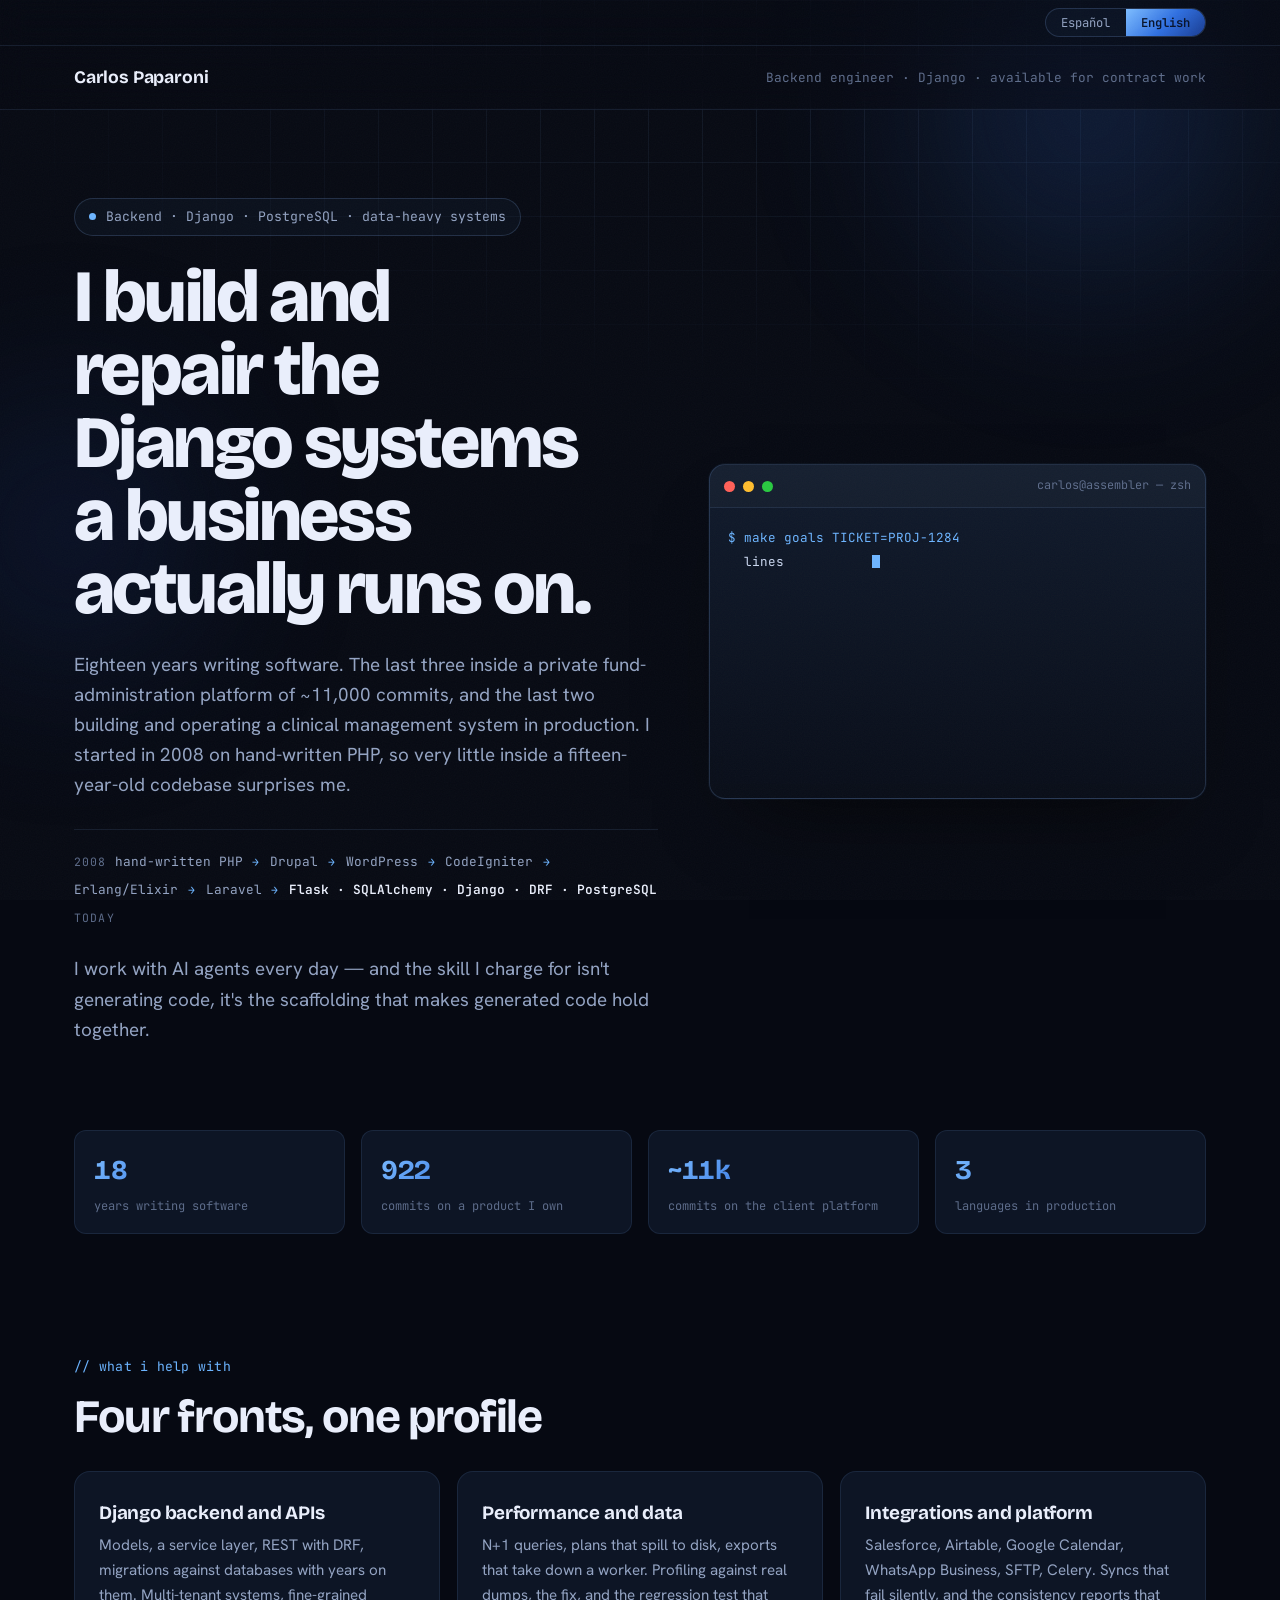
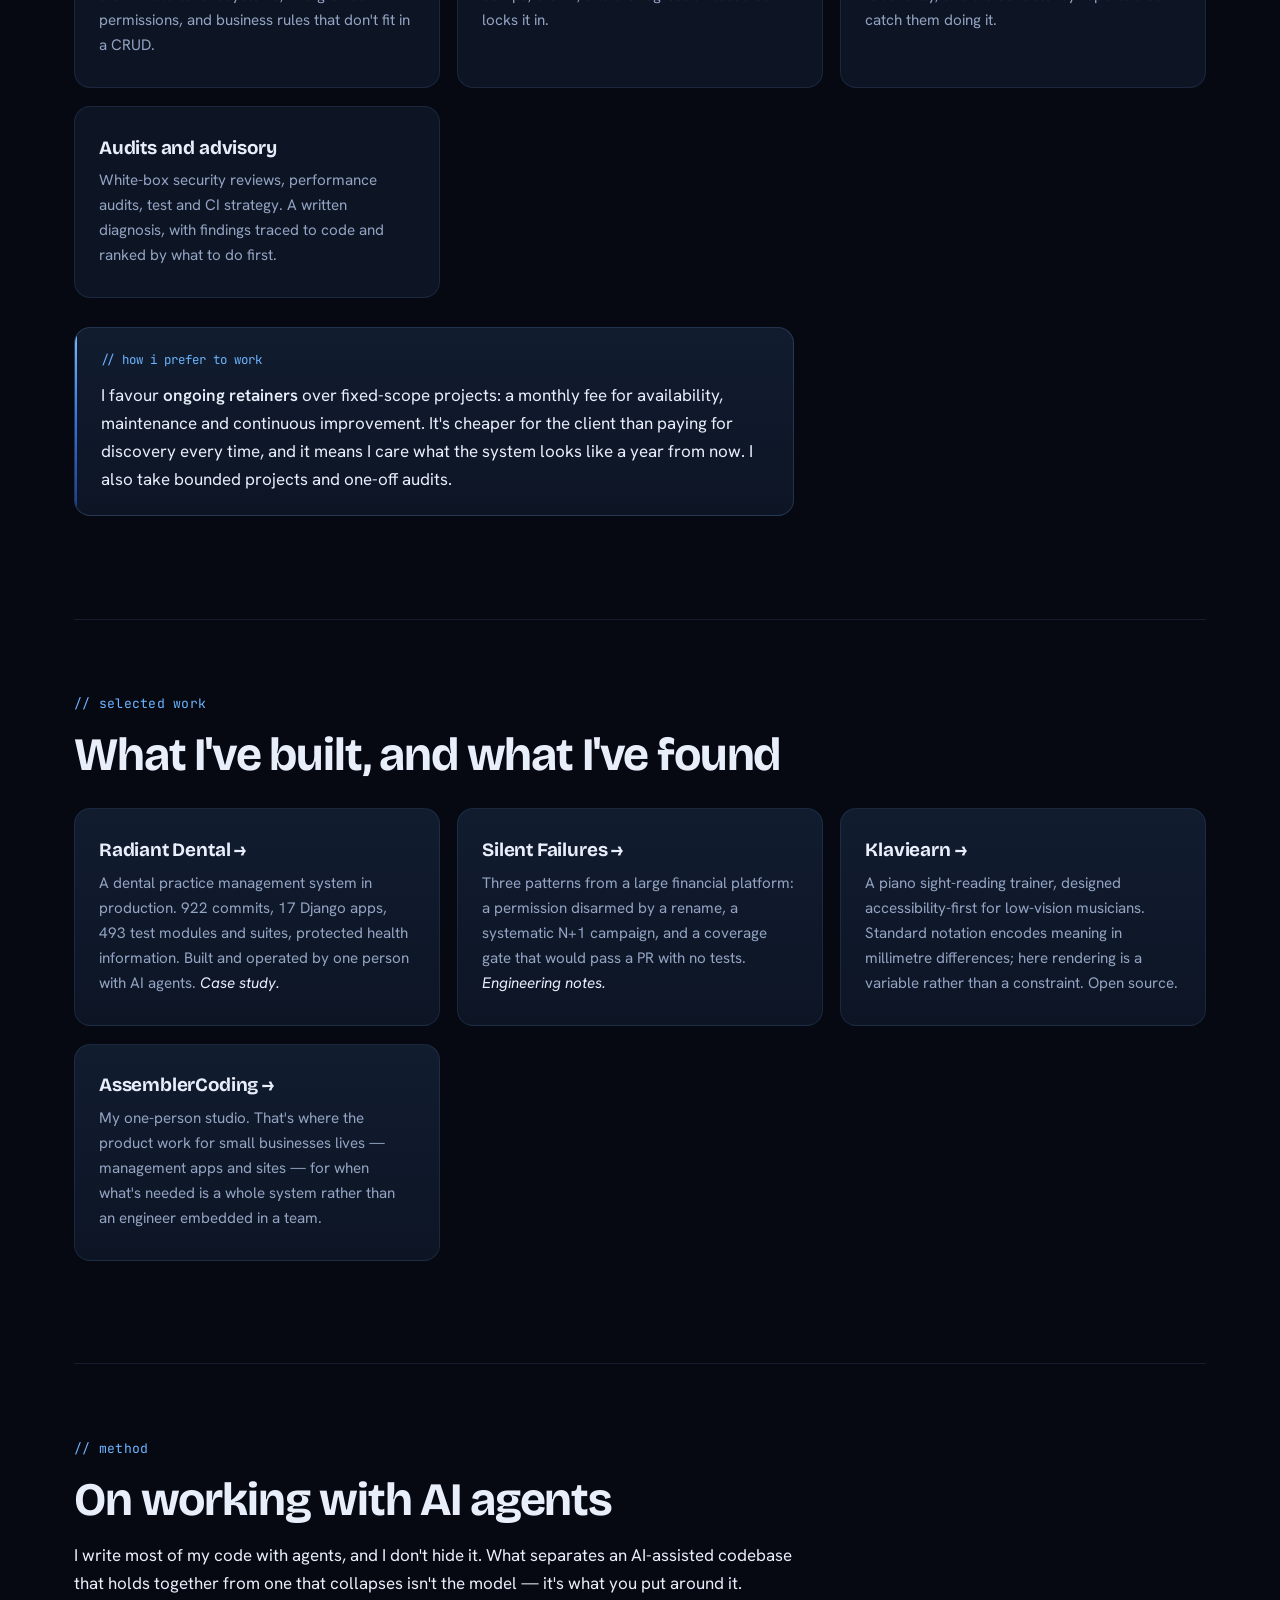
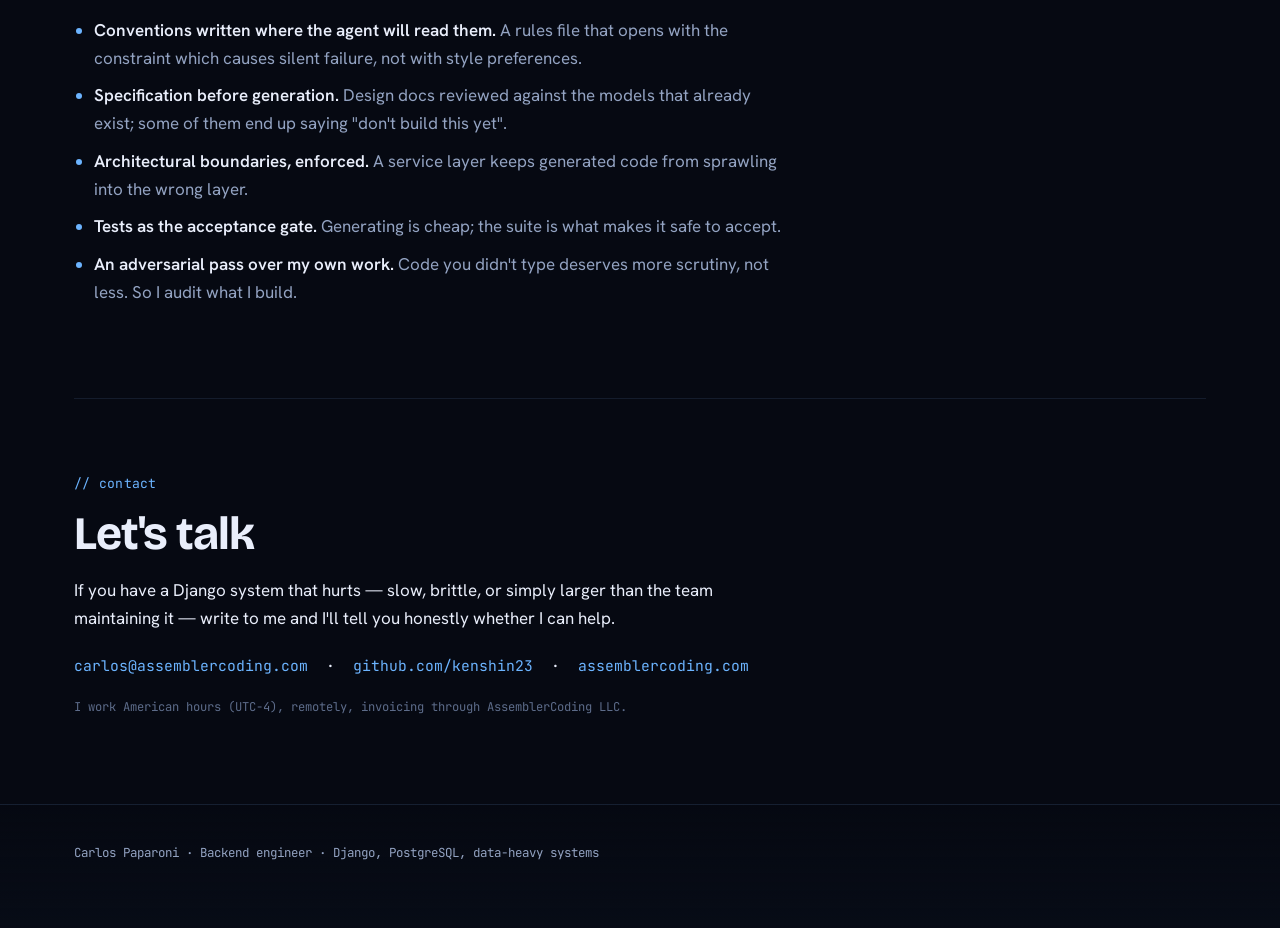
<file: index.html>
<!doctype html>
<html lang="es">
<head>
<meta charset="utf-8">
<meta name="viewport" content="width=device-width, initial-scale=1">
<title>Carlos Paparoni — Ingeniero backend Django</title>
<meta name="description" content="Ingeniero backend con dieciocho años construyendo software: Django, PostgreSQL y sistemas con datos intensivos. Disponible para contratos y acompañamiento.">
<link rel="icon" href="data:image/svg+xml,%3Csvg%20xmlns%3D%22http%3A//www.w3.org/2000/svg%22%20viewBox%3D%220%200%20100%20100%22%3E%3Ctext%20y%3D%22.9em%22%20font-size%3D%2290%22%3E%E2%8C%98%3C/text%3E%3C/svg%3E">
<meta name="color-scheme" content="dark">
<meta name="theme-color" content="#060912">
<meta property="og:title" content="Carlos Paparoni — Ingeniero backend Django">
<meta property="og:description" content="Ingeniero backend con dieciocho años construyendo software: Django, PostgreSQL y sistemas con datos intensivos. Disponible para contratos y acompañamiento.">
<meta property="og:type" content="website">
<script>
(function(){var K="site-lang",l=null;try{l=localStorage.getItem(K);
  if(!l){/* migrate the old per-page keys */
    var old=["cp-lang","cs-lang","rd-lang"];
    for(var i=0;i<old.length&&!l;i++){l=localStorage.getItem(old[i]);}
    if(l){localStorage.setItem(K,l);}}
}catch(e){}
document.documentElement.setAttribute("data-lang",l||((navigator.language||"es").toLowerCase().indexOf("es")===0?"es":"en"));})();
</script>
<link rel="preconnect" href="https://fonts.googleapis.com">
<link rel="preconnect" href="https://fonts.gstatic.com" crossorigin>
<link rel="stylesheet" href="https://fonts.googleapis.com/css2?family=Bricolage+Grotesque:opsz,wght@12..96,400;12..96,600;12..96,700;12..96,800&family=Hanken+Grotesk:wght@400;500;600;700&family=JetBrains+Mono:wght@400;500;600&display=swap">
<link rel="stylesheet" href="/assets/site.css">
</head>
<body>
<div class="page-bg"><div class="grid-lines"></div><div class="glow glow-a"></div><div class="glow glow-b"></div></div>
<div class="grain" aria-hidden="true"></div>

<div class="langbar">
  <div class="wrap">
    <div class="langset" role="group" aria-label="Idioma / Language">
      <button type="button" data-setlang="es" aria-pressed="true" lang="es">Español</button>
      <button type="button" data-setlang="en" aria-pressed="false" lang="en">English</button>
    </div>
  </div>
</div>

<div data-langblock="es" lang="es"><header>
  <div class="wrap head-inner">
    <div class="mark">Carlos&nbsp;Paparoni</div>
    <div class="head-meta">Ingeniero backend · Django · disponible para contratos</div>
  </div>
</header>

<div class="wrap">
  <div class="hero">
    <div class="hero-inner">
      <div class="hero-copy">
    <div class="byline">Backend · Django · PostgreSQL · datos intensivos</div>
    <h1>Construyo y reparo los sistemas Django que sostienen un negocio.</h1>
    <p class="lede col">Dieciocho años escribiendo software. Los últimos tres dentro de una plataforma privada de administración de fondos de ~11.000 commits, y los últimos dos construyendo y operando un sistema de gestión clínica en producción. Empecé en 2008 con sitios en PHP, así que muy poco de lo que hay dentro de una base de código de quince años me sorprende.</p>
    <p class="trajectory col"><span>2008</span> PHP a mano <span class="arrow">→</span> Drupal <span class="arrow">→</span> WordPress <span class="arrow">→</span> CodeIgniter <span class="arrow">→</span> Erlang/Elixir <span class="arrow">→</span> Laravel <span class="arrow">→</span> <b>Flask · SQLAlchemy · Django · DRF · PostgreSQL</b> <span>hoy</span></p>
    <p class="lede col" style="margin-top:22px">Trabajo con agentes de IA todos los días — y la habilidad que cobro no es generar código, sino el andamiaje que hace que ese código se sostenga.</p>
      </div>
      <div class="terminal" aria-hidden="true">
        <div class="term-bar">
          <span class="tdot"></span><span class="tdot"></span><span class="tdot"></span>
          <span class="term-title">carlos@assembler — zsh</span>
        </div>
        <div class="term-body"><code class="term-code"></code></div>
      </div>
    </div>
  </div>

  <div class="stats">
    <div class="stat"><div class="n">18</div><div class="l">años escribiendo software</div></div>
    <div class="stat"><div class="n">922</div><div class="l">commits en un producto propio</div></div>
    <div class="stat"><div class="n">~11k</div><div class="l">commits en la plataforma del cliente</div></div>
    <div class="stat"><div class="n">3</div><div class="l">idiomas en producción</div></div>
  </div>

  <section>
    <div class="col">
      <p class="eyebrow">En qué ayudo</p>
      <h2>Cuatro frentes, un mismo perfil</h2>
    </div>
    <div class="pair">
      <div class="card">
        <h3>Backend Django y APIs</h3>
        <p>Modelos, capa de servicios, REST con DRF, migraciones sobre bases con años encima. Sistemas multi-inquilino, permisos finos y reglas de negocio que no caben en un CRUD.</p>
      </div>
      <div class="card">
        <h3>Rendimiento y datos</h3>
        <p>Consultas N+1, planes que se derraman a disco, exportaciones que tumban un worker. Perfilado contra volcados reales, corrección y prueba de regresión que la deja asegurada.</p>
      </div>
      <div class="card">
        <h3>Integraciones y plataforma</h3>
        <p>Salesforce, Airtable, Google Calendar, WhatsApp Business, SFTP, Celery. Sincronizaciones que fallan en silencio y reportes de consistencia que las delatan.</p>
      </div>
      <div class="card">
        <h3>Auditoría y acompañamiento</h3>
        <p>Revisiones de seguridad de caja blanca, auditorías de rendimiento, estrategia de pruebas y CI. Diagnóstico por escrito, con hallazgos rastreados a código y priorizados.</p>
      </div>
    </div>
    <div class="note col">
      <div class="h">Cómo suelo trabajar</div>
      <p>Prefiero <strong>acompañamiento recurrente</strong> a proyectos cerrados: una cuota mensual por disponibilidad, mantenimiento y mejoras continuas. Es más barato para quien contrata que rehacer el descubrimiento cada vez, y hace que me importe el sistema dentro de un año. También tomo proyectos acotados y auditorías puntuales.</p>
    </div>
  </section>

  <section>
    <div class="col">
      <p class="eyebrow">Trabajo seleccionado</p>
      <h2>Qué he construido y qué he encontrado</h2>
    </div>
    <div class="pair">
      <div class="card">
        <h3><a href="/radiant-dental/">Radiant Dental →</a></h3>
        <p>Sistema de gestión de clínicas dentales en producción. 922 commits, 17 apps de Django, 493 módulos y suites de prueba, información médica protegida. Construido y operado por una sola persona con agentes de IA. <em>Caso de estudio.</em></p>
      </div>
      <div class="card">
        <h3><a href="/silent-failures/">Fallas silenciosas →</a></h3>
        <p>Tres patrones de una plataforma financiera grande: un permiso desarmado por un renombre, una campaña sistemática contra N+1, y una compuerta de cobertura que aprobaba PRs sin pruebas. <em>Notas técnicas.</em></p>
      </div>
      <div class="card">
        <h3><a href="https://github.com/kenshin23/klaviearn">Klaviearn →</a></h3>
        <p>Entrenador de lectura musical al piano, diseñado desde el inicio para músicos con baja visión. La notación tradicional codifica el significado en diferencias de milímetros; aquí el renderizado es una variable, no una restricción. Código abierto.</p>
      </div>
      <div class="card">
        <h3><a href="https://assemblercoding.com">AssemblerCoding →</a></h3>
        <p>Mi estudio de una persona. Ahí vive el trabajo de producto para pequeñas empresas — aplicaciones de gestión y sitios — cuando lo que hace falta es un sistema completo y no un ingeniero incorporado a un equipo.</p>
      </div>
    </div>
  </section>

  <section>
    <div class="col">
      <p class="eyebrow">Método</p>
      <h2>Sobre trabajar con agentes de IA</h2>
      <p>Escribo la mayor parte del código con agentes, y no lo escondo. Lo que separa una base de código asistida por IA que se sostiene de una que se desmorona no es el modelo: es lo que uno pone alrededor.</p>
      <ul class="tight">
        <li><strong>Convenciones escritas donde el agente las lee.</strong> Un archivo de reglas que empieza por la restricción que produce fallas silenciosas, no por preferencias de estilo.</li>
        <li><strong>Especificación antes de generación.</strong> Los documentos de diseño se revisan contra los modelos que ya existen; algunos terminan diciendo "todavía no construyas esto".</li>
        <li><strong>Límites arquitectónicos exigidos.</strong> Una capa de servicios evita que el código generado se desparrame a la capa equivocada.</li>
        <li><strong>Las pruebas como criterio de aceptación.</strong> Generar es barato; la suite es lo que hace seguro aceptar.</li>
        <li><strong>Una pasada adversarial sobre el trabajo propio.</strong> El código que uno no tecleó merece más escrutinio, no menos. Por eso audito lo que construyo.</li>
      </ul>
    </div>
  </section>

  <section>
    <div class="col">
      <p class="eyebrow">Contacto</p>
      <h2>Conversemos</h2>
      <p>Si tienes un sistema Django que duele — lento, frágil, o simplemente demasiado grande para el equipo que lo mantiene — escríbeme y te digo con franqueza si puedo ayudar.</p>
      <p class="contact">
        <a href="mailto:carlos@assemblercoding.com">carlos@assemblercoding.com</a> &nbsp;·&nbsp;
        <a href="https://github.com/kenshin23">github.com/kenshin23</a> &nbsp;·&nbsp;
        <a href="https://assemblercoding.com">assemblercoding.com</a>
      </p>
      <p class="fine">Trabajo en horario de América (UTC−4), remoto, con facturación a través de AssemblerCoding LLC.</p>
    </div>
  </section>
</div>

<footer>
  <div class="wrap">
    <div class="mono">Carlos Paparoni · Ingeniero backend · Django, PostgreSQL, sistemas con datos intensivos</div>
  </div>
</footer>
</div>
<div data-langblock="en" lang="en"><header>
  <div class="wrap head-inner">
    <div class="mark">Carlos&nbsp;Paparoni</div>
    <div class="head-meta">Backend engineer · Django · available for contract work</div>
  </div>
</header>

<div class="wrap">
  <div class="hero">
    <div class="hero-inner">
      <div class="hero-copy">
    <div class="byline">Backend · Django · PostgreSQL · data-heavy systems</div>
    <h1>I build and repair the Django systems a business actually runs on.</h1>
    <p class="lede col">Eighteen years writing software. The last three inside a private fund-administration platform of ~11,000 commits, and the last two building and operating a clinical management system in production. I started in 2008 on hand-written PHP, so very little inside a fifteen-year-old codebase surprises me.</p>
    <p class="trajectory col"><span>2008</span> hand-written PHP <span class="arrow">→</span> Drupal <span class="arrow">→</span> WordPress <span class="arrow">→</span> CodeIgniter <span class="arrow">→</span> Erlang/Elixir <span class="arrow">→</span> Laravel <span class="arrow">→</span> <b>Flask · SQLAlchemy · Django · DRF · PostgreSQL</b> <span>today</span></p>
    <p class="lede col" style="margin-top:22px">I work with AI agents every day — and the skill I charge for isn't generating code, it's the scaffolding that makes generated code hold together.</p>
      </div>
      <div class="terminal" aria-hidden="true">
        <div class="term-bar">
          <span class="tdot"></span><span class="tdot"></span><span class="tdot"></span>
          <span class="term-title">carlos@assembler — zsh</span>
        </div>
        <div class="term-body"><code class="term-code"></code></div>
      </div>
    </div>
  </div>

  <div class="stats">
    <div class="stat"><div class="n">18</div><div class="l">years writing software</div></div>
    <div class="stat"><div class="n">922</div><div class="l">commits on a product I own</div></div>
    <div class="stat"><div class="n">~11k</div><div class="l">commits on the client platform</div></div>
    <div class="stat"><div class="n">3</div><div class="l">languages in production</div></div>
  </div>

  <section>
    <div class="col">
      <p class="eyebrow">What I help with</p>
      <h2>Four fronts, one profile</h2>
    </div>
    <div class="pair">
      <div class="card">
        <h3>Django backend and APIs</h3>
        <p>Models, a service layer, REST with DRF, migrations against databases with years on them. Multi-tenant systems, fine-grained permissions, and business rules that don't fit in a CRUD.</p>
      </div>
      <div class="card">
        <h3>Performance and data</h3>
        <p>N+1 queries, plans that spill to disk, exports that take down a worker. Profiling against real dumps, the fix, and the regression test that locks it in.</p>
      </div>
      <div class="card">
        <h3>Integrations and platform</h3>
        <p>Salesforce, Airtable, Google Calendar, WhatsApp Business, SFTP, Celery. Syncs that fail silently, and the consistency reports that catch them doing it.</p>
      </div>
      <div class="card">
        <h3>Audits and advisory</h3>
        <p>White-box security reviews, performance audits, test and CI strategy. A written diagnosis, with findings traced to code and ranked by what to do first.</p>
      </div>
    </div>
    <div class="note col">
      <div class="h">How I prefer to work</div>
      <p>I favour <strong>ongoing retainers</strong> over fixed-scope projects: a monthly fee for availability, maintenance and continuous improvement. It's cheaper for the client than paying for discovery every time, and it means I care what the system looks like a year from now. I also take bounded projects and one-off audits.</p>
    </div>
  </section>

  <section>
    <div class="col">
      <p class="eyebrow">Selected work</p>
      <h2>What I've built, and what I've found</h2>
    </div>
    <div class="pair">
      <div class="card">
        <h3><a href="/radiant-dental/">Radiant Dental →</a></h3>
        <p>A dental practice management system in production. 922 commits, 17 Django apps, 493 test modules and suites, protected health information. Built and operated by one person with AI agents. <em>Case study.</em></p>
      </div>
      <div class="card">
        <h3><a href="/silent-failures/">Silent Failures →</a></h3>
        <p>Three patterns from a large financial platform: a permission disarmed by a rename, a systematic N+1 campaign, and a coverage gate that would pass a PR with no tests. <em>Engineering notes.</em></p>
      </div>
      <div class="card">
        <h3><a href="https://github.com/kenshin23/klaviearn">Klaviearn →</a></h3>
        <p>A piano sight-reading trainer, designed accessibility-first for low-vision musicians. Standard notation encodes meaning in millimetre differences; here rendering is a variable rather than a constraint. Open source.</p>
      </div>
      <div class="card">
        <h3><a href="https://assemblercoding.com">AssemblerCoding →</a></h3>
        <p>My one-person studio. That's where the product work for small businesses lives — management apps and sites — for when what's needed is a whole system rather than an engineer embedded in a team.</p>
      </div>
    </div>
  </section>

  <section>
    <div class="col">
      <p class="eyebrow">Method</p>
      <h2>On working with AI agents</h2>
      <p>I write most of my code with agents, and I don't hide it. What separates an AI-assisted codebase that holds together from one that collapses isn't the model — it's what you put around it.</p>
      <ul class="tight">
        <li><strong>Conventions written where the agent will read them.</strong> A rules file that opens with the constraint which causes silent failure, not with style preferences.</li>
        <li><strong>Specification before generation.</strong> Design docs reviewed against the models that already exist; some of them end up saying "don't build this yet".</li>
        <li><strong>Architectural boundaries, enforced.</strong> A service layer keeps generated code from sprawling into the wrong layer.</li>
        <li><strong>Tests as the acceptance gate.</strong> Generating is cheap; the suite is what makes it safe to accept.</li>
        <li><strong>An adversarial pass over my own work.</strong> Code you didn't type deserves more scrutiny, not less. So I audit what I build.</li>
      </ul>
    </div>
  </section>

  <section>
    <div class="col">
      <p class="eyebrow">Contact</p>
      <h2>Let's talk</h2>
      <p>If you have a Django system that hurts — slow, brittle, or simply larger than the team maintaining it — write to me and I'll tell you honestly whether I can help.</p>
      <p class="contact">
        <a href="mailto:carlos@assemblercoding.com">carlos@assemblercoding.com</a> &nbsp;·&nbsp;
        <a href="https://github.com/kenshin23">github.com/kenshin23</a> &nbsp;·&nbsp;
        <a href="https://assemblercoding.com">assemblercoding.com</a>
      </p>
      <p class="fine">I work American hours (UTC−4), remotely, invoicing through AssemblerCoding LLC.</p>
    </div>
  </section>
</div>

<footer>
  <div class="wrap">
    <div class="mono">Carlos Paparoni · Backend engineer · Django, PostgreSQL, data-heavy systems</div>
  </div>
</footer>
</div>

<script>
(function () {
  var root = document.documentElement, KEY = "site-lang";
  function apply(lang) {
    root.setAttribute("data-lang", lang);
    root.setAttribute("lang", lang);
    document.querySelectorAll("[data-setlang]").forEach(function (b) {
      b.setAttribute("aria-pressed", String(b.dataset.setlang === lang));
    });
  }
  var saved = null;
  try { saved = localStorage.getItem(KEY); } catch (e) {}
  apply(saved || ((navigator.language || "es").toLowerCase().indexOf("es") === 0 ? "es" : "en"));
  document.querySelectorAll("[data-setlang]").forEach(function (b) {
    b.addEventListener("click", function () {
      apply(b.dataset.setlang);
      try { localStorage.setItem(KEY, b.dataset.setlang); } catch (e) {}
      window.scrollTo({ top: 0, behavior: "instant" });
    });
  });
})();
</script>


<script>
(function () {
  "use strict";
  var reduce = matchMedia("(prefers-reduced-motion: reduce)").matches;
  var SCENES = [
    [
      { t: "$ make goals TICKET=PROJ-1284", c: "t-prompt" },
      { t: "  lines            +371 / -33", c: "" },
      { t: "  deletion ratio   8.9%   goal 25%+   BELOW", c: "t-warn" },
      { t: "  test % of net    73.7%  goal 65%+   OK", c: "t-ok" },
      { t: "", c: "" },
      { t: "› one genuine cleanup found in touched files", c: "t-dim" }
    ],
    [
      { t: "$ pytest -k query_count_invariant", c: "t-prompt" },
      { t: "  10 rows    3 queries   PASSED", c: "t-ok" },
      { t: "  500 rows   3 queries   PASSED", c: "t-ok" },
      { t: "", c: "" },
      { t: "✓ query count does not scale with rows", c: "t-ok" },
      { t: "› the N+1 stays fixed", c: "t-dim" }
    ]
  ];
  function render(lines, upto) {
    var out = "";
    for (var i = 0; i < upto; i++) {
      var l = lines[i];
      out += l.t ? '<span class="' + l.c + '">' + l.t + "</span>\n" : "\n";
    }
    return out;
  }
  document.querySelectorAll(".term-code").forEach(function (code) {
    if (reduce) {
      code.innerHTML = render(SCENES[0], SCENES[0].length);
      return;
    }
    var scene = 0, li = 0, done = "";
    function typeLine() {
      var lines = SCENES[scene];
      if (li >= lines.length) {
        setTimeout(function () {
          scene = (scene + 1) % SCENES.length; li = 0; done = "";
          code.innerHTML = '<span class="cursor"></span>';
          setTimeout(typeLine, 400);
        }, 3400);
        return;
      }
      var line = lines[li], ci = 0, open = '<span class="' + line.c + '">';
      (function typeChar() {
        code.innerHTML = done + open + line.t.slice(0, ci) + "</span>" + '<span class="cursor"></span>';
        if (ci < line.t.length) { ci++; setTimeout(typeChar, 14 + Math.random() * 22); }
        else { done += line.t ? open + line.t + "</span>\n" : "\n"; li++; setTimeout(typeLine, line.t ? 200 : 80); }
      })();
    }
    setTimeout(typeLine, 600);
  });
})();
</script>
</body>
</html>
</file>
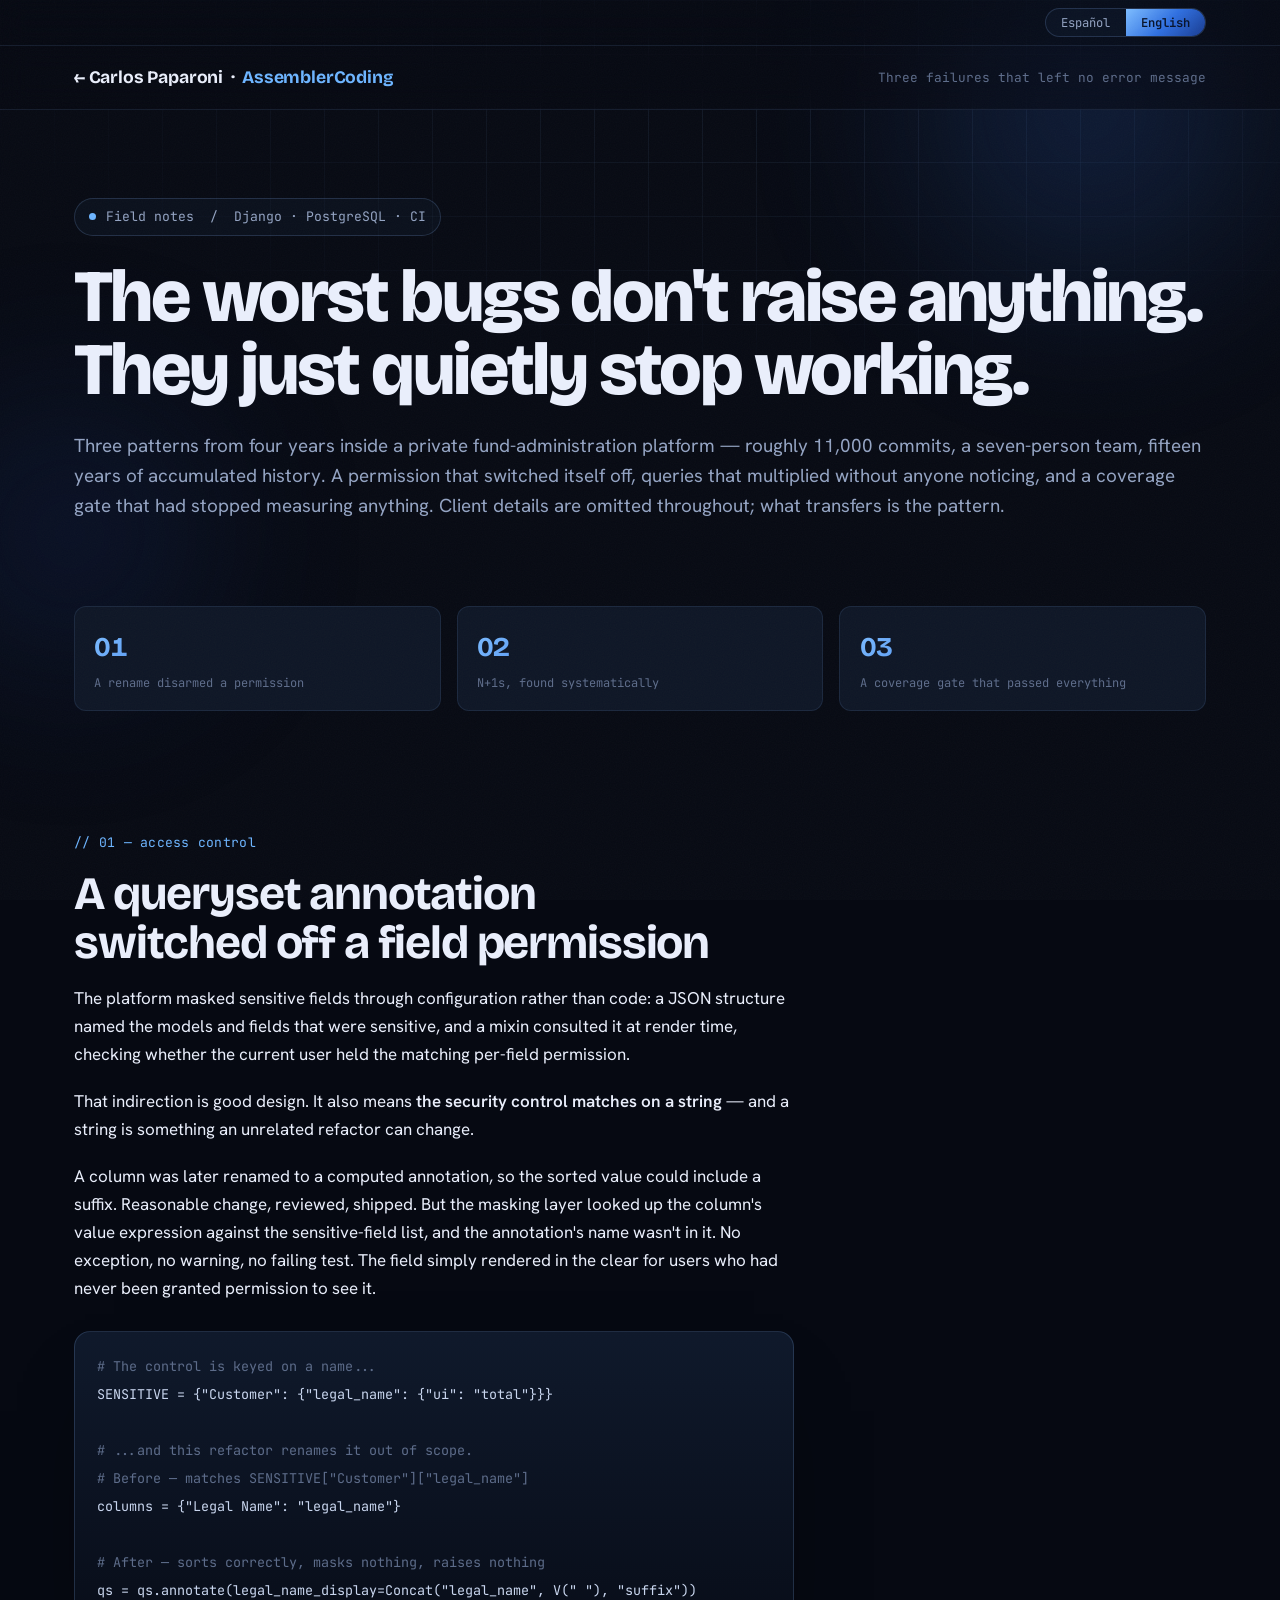
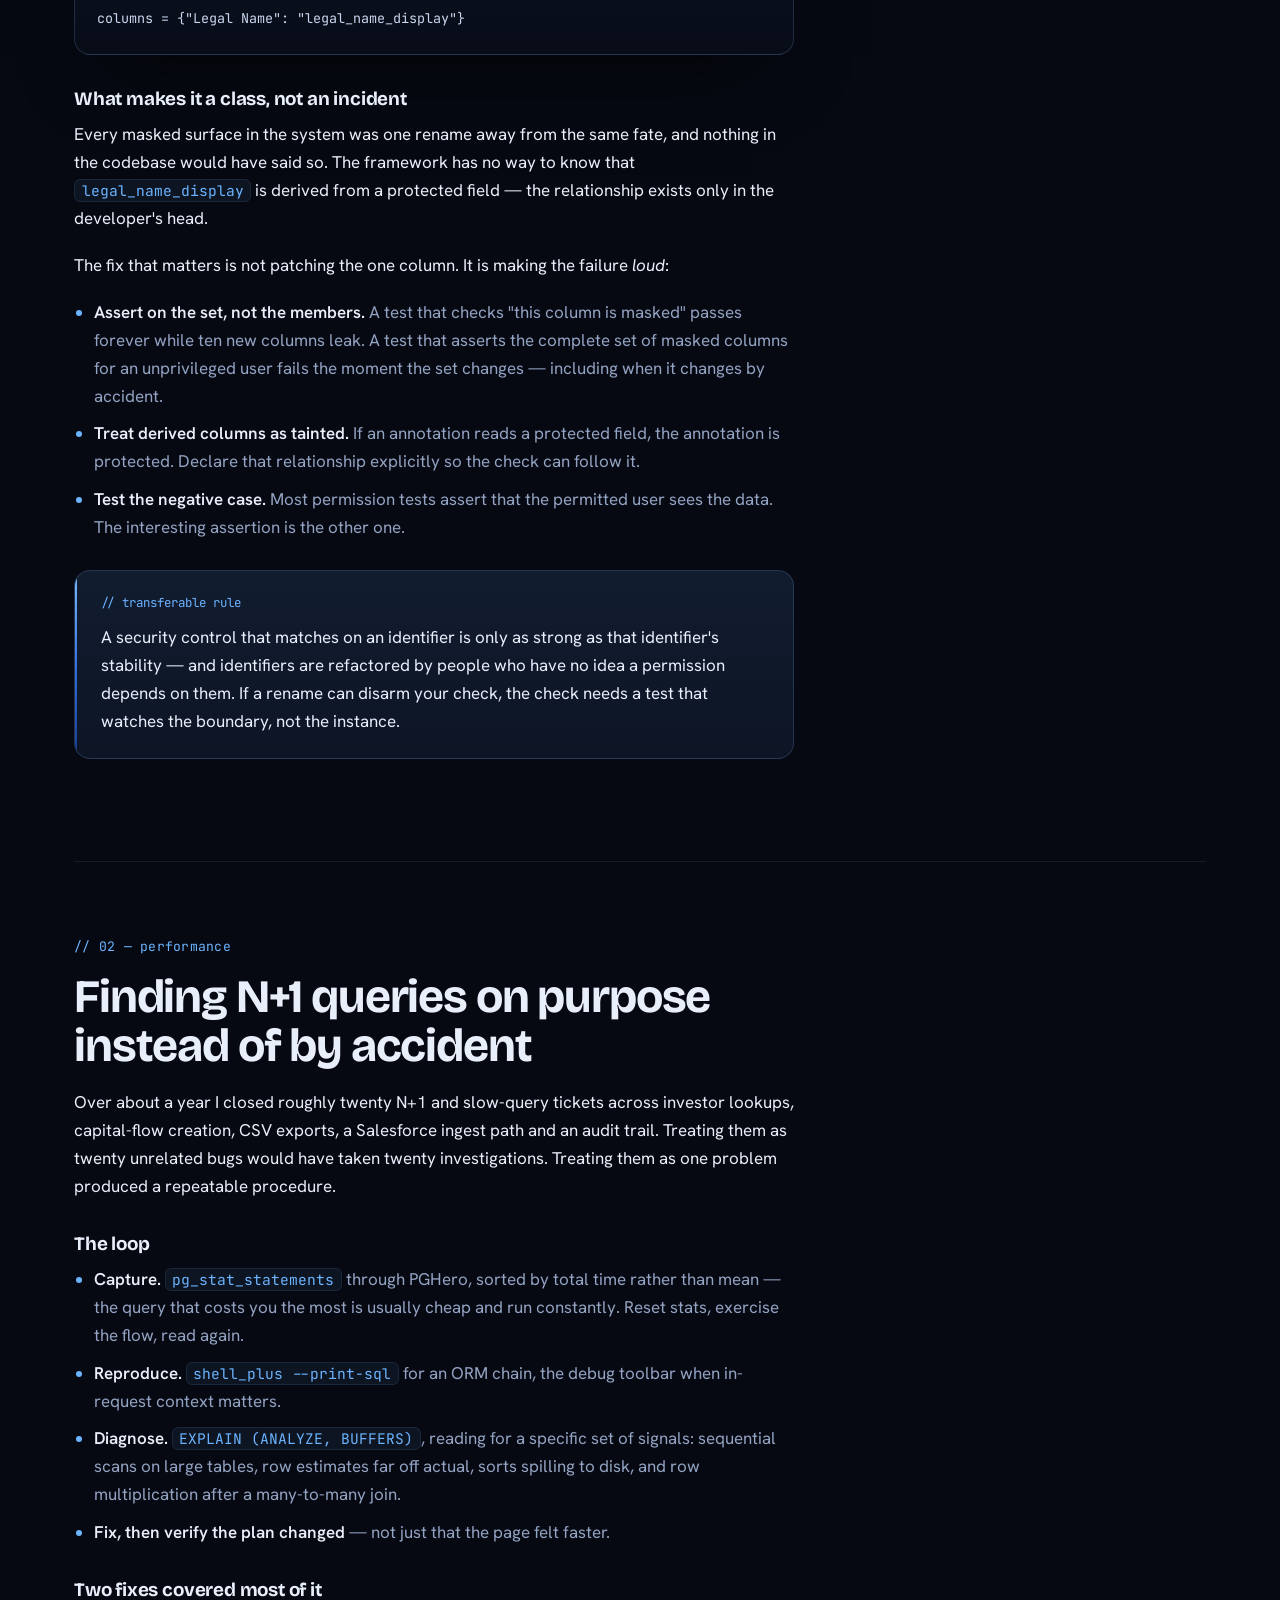
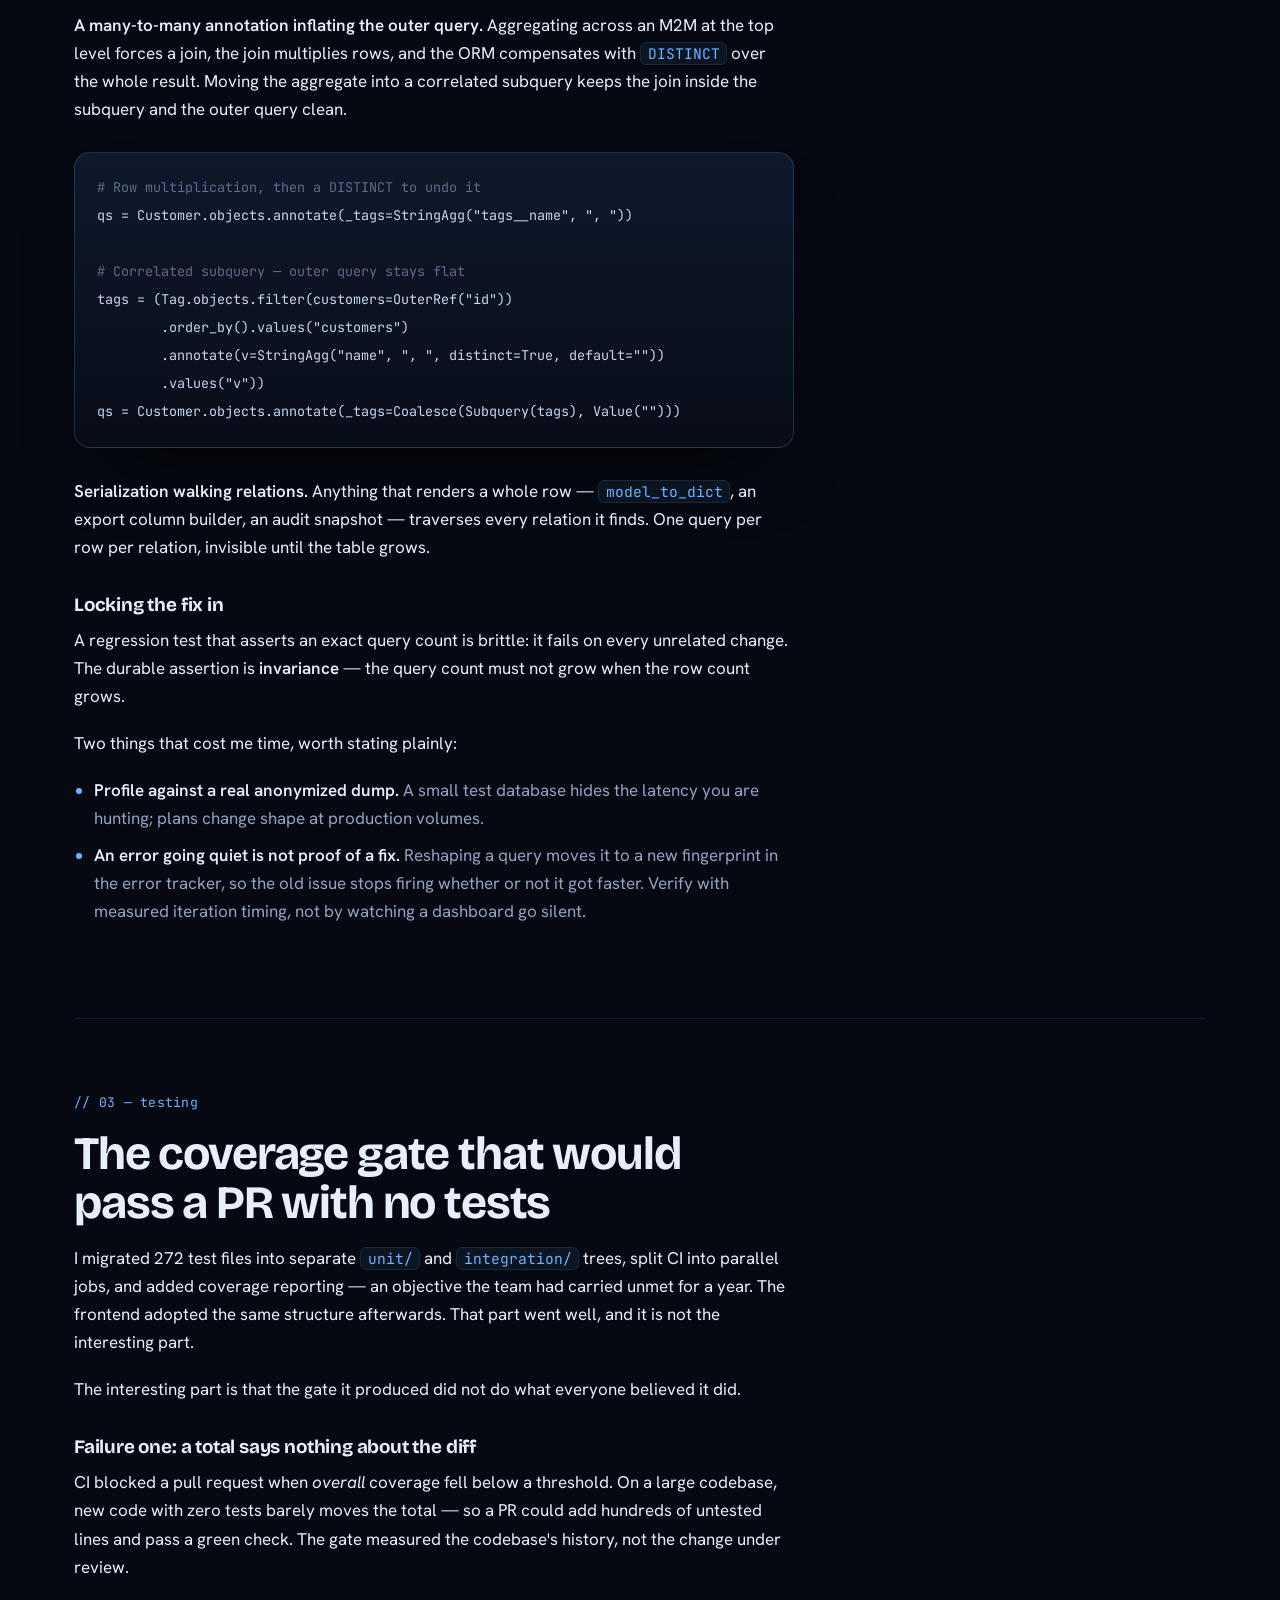
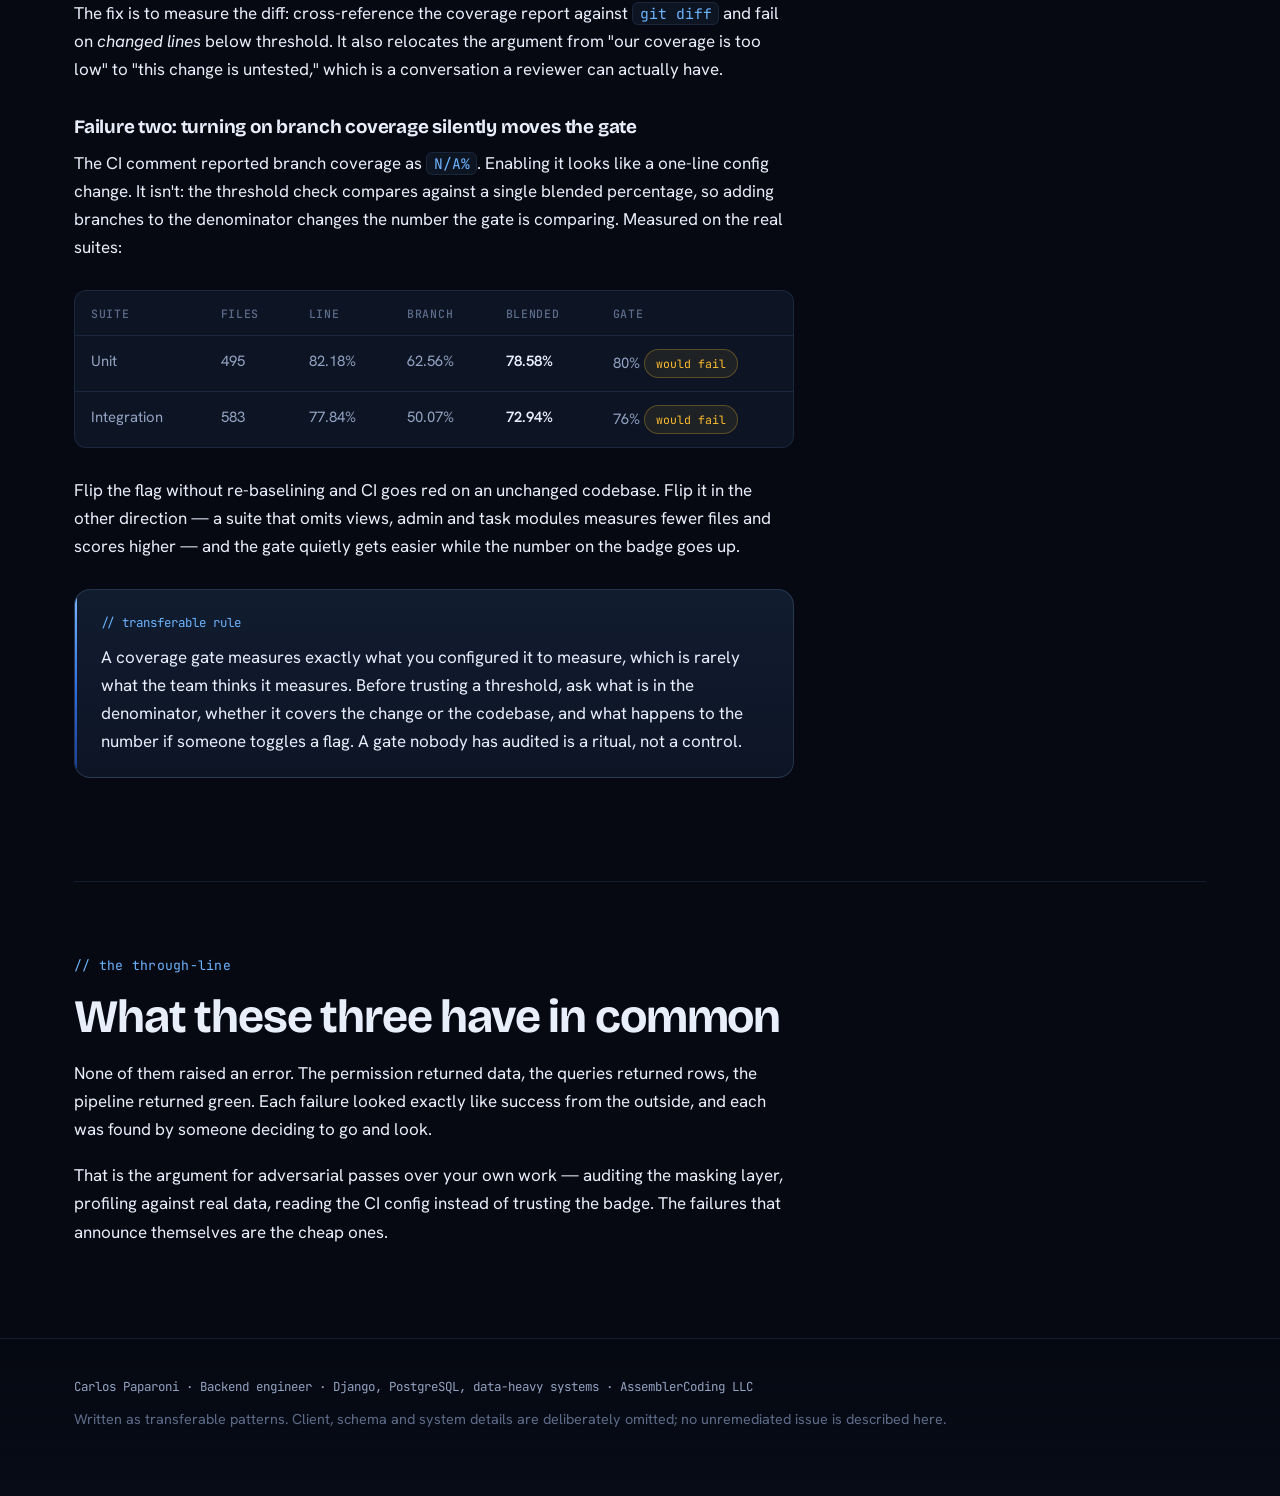
<file: silent-failures/index.html>
<!doctype html>
<html lang="es">
<head>
<meta charset="utf-8">
<meta name="viewport" content="width=device-width, initial-scale=1">
<title>Fallas silenciosas — Notas técnicas · Carlos Paparoni</title>
<meta name="description" content="Tres patrones de fallas silenciosas en Django: un permiso desarmado por un renombre, una campaña contra N+1, y una compuerta de cobertura que no medía nada.">
<link rel="icon" href="data:image/svg+xml,%3Csvg%20xmlns%3D%22http%3A//www.w3.org/2000/svg%22%20viewBox%3D%220%200%20100%20100%22%3E%3Ctext%20y%3D%22.9em%22%20font-size%3D%2290%22%3E%F0%9F%94%8D%3C/text%3E%3C/svg%3E">
<meta name="color-scheme" content="dark">
<meta name="theme-color" content="#060912">
<meta property="og:title" content="Fallas silenciosas — Notas técnicas · Carlos Paparoni">
<meta property="og:description" content="Tres patrones de fallas silenciosas en Django: un permiso desarmado por un renombre, una campaña contra N+1, y una compuerta de cobertura que no medía nada.">
<meta property="og:type" content="website">
<script>
(function(){var K="site-lang",l=null;try{l=localStorage.getItem(K);
  if(!l){/* migrate the old per-page keys */
    var old=["cp-lang","cs-lang","rd-lang"];
    for(var i=0;i<old.length&&!l;i++){l=localStorage.getItem(old[i]);}
    if(l){localStorage.setItem(K,l);}}
}catch(e){}
document.documentElement.setAttribute("data-lang",l||((navigator.language||"es").toLowerCase().indexOf("es")===0?"es":"en"));})();
</script>
<link rel="preconnect" href="https://fonts.googleapis.com">
<link rel="preconnect" href="https://fonts.gstatic.com" crossorigin>
<link rel="stylesheet" href="https://fonts.googleapis.com/css2?family=Bricolage+Grotesque:opsz,wght@12..96,400;12..96,600;12..96,700;12..96,800&family=Hanken+Grotesk:wght@400;500;600;700&family=JetBrains+Mono:wght@400;500;600&display=swap">
<link rel="stylesheet" href="/assets/site.css">
</head>
<body>
<div class="page-bg"><div class="grid-lines"></div><div class="glow glow-a"></div><div class="glow glow-b"></div></div>
<div class="grain" aria-hidden="true"></div>

<div class="langbar">
  <div class="wrap">
    <div class="langset" role="group" aria-label="Idioma / Language">
      <button type="button" data-setlang="es" aria-pressed="true" lang="es">Español</button>
      <button type="button" data-setlang="en" aria-pressed="false" lang="en">English</button>
    </div>
  </div>
</div>

<div data-langblock="es" lang="es"><header>
  <div class="wrap head-inner">
    <div class="mark"><a class="home" href="/">&larr; Carlos&nbsp;Paparoni</a> </a>&nbsp;·&nbsp; <b>AssemblerCoding</b></div>
    <div class="head-meta">Tres fallas que no dejaron ningún mensaje de error</div>
  </div>
</header>

<div class="wrap">
  <div class="hero">
    <div class="byline">Notas de campo &nbsp;/&nbsp; Django · PostgreSQL · CI</div>
    <h1>Los peores errores no lanzan nada. Simplemente dejan de funcionar en silencio.</h1>
    <p class="lede col">Tres patrones de cuatro años dentro de una plataforma privada de administración de fondos — unos 11.000 commits, un equipo de siete personas, quince años de historia acumulada. Un permiso que se desactivó solo, consultas que se multiplicaron sin que nadie lo notara, y una compuerta de cobertura que había dejado de medir cualquier cosa. Los detalles del cliente se omiten; lo que se transfiere es el patrón.</p>
  </div>

  <div class="stats">
    <div class="stat"><div class="n">01</div><div class="l">Un renombre desarmó un permiso</div></div>
    <div class="stat"><div class="n">02</div><div class="l">N+1, encontrados con método</div></div>
    <div class="stat"><div class="n">03</div><div class="l">Una compuerta que aprobaba todo</div></div>
  </div>

  <section>
    <div class="col">
      <p class="eyebrow">01 — Control de acceso</p>
      <h2>Una anotación de queryset desactivó un permiso de campo</h2>
      <p>La plataforma enmascaraba campos sensibles por configuración y no por código: una estructura JSON nombraba los modelos y campos sensibles, y un mixin la consultaba al renderizar, verificando si el usuario actual tenía el permiso correspondiente a ese campo.</p>
      <p>Esa indirección es buen diseño. También significa que <strong>el control de seguridad calza contra una cadena de texto</strong> — y una cadena es algo que una refactorización ajena puede cambiar.</p>
      <p>Más tarde una columna se renombró a una anotación calculada, para que el valor ordenable incluyera un sufijo. Cambio razonable, revisado, desplegado. Pero la capa de enmascaramiento buscaba la expresión de valor de la columna dentro de la lista de campos sensibles, y el nombre de la anotación no estaba ahí. Sin excepción, sin advertencia, sin prueba en rojo. El campo simplemente se mostró en claro a usuarios que nunca tuvieron permiso para verlo.</p>
    </div>

    <div class="codewrap col">
      <pre><code><span class="c"># El control depende de un nombre...</span>
SENSIBLES = {"Cliente": {"razon_social": {"ui": "total"}}}

<span class="c"># ...y esta refactorización lo saca del alcance.</span>
<span class="c"># Antes — calza con SENSIBLES["Cliente"]["razon_social"]</span>
columnas = {"Razón social": "razon_social"}

<span class="c"># Después — ordena bien, no enmascara nada, no lanza nada</span>
qs = qs.annotate(razon_social_display=Concat("razon_social", V(" "), "sufijo"))
columnas = {"Razón social": "razon_social_display"}</code></pre>
    </div>

    <div class="col">
      <h3>Por qué es una clase de error y no un incidente</h3>
      <p>Cada superficie enmascarada del sistema estaba a un renombre de correr la misma suerte, y nada en el código lo habría advertido. El framework no tiene forma de saber que <code>razon_social_display</code> deriva de un campo protegido: esa relación existe solo en la cabeza de quien programa.</p>
      <p>La corrección que importa no es parchar esa columna. Es hacer que la falla sea <em>ruidosa</em>:</p>
      <ul class="tight">
        <li><strong>Afirmar sobre el conjunto, no sobre los miembros.</strong> Una prueba que verifica "esta columna está enmascarada" sigue pasando para siempre mientras se filtran diez columnas nuevas. Una prueba que afirma el conjunto completo de columnas enmascaradas para un usuario sin privilegios falla en cuanto ese conjunto cambia — incluso cuando cambia por accidente.</li>
        <li><strong>Tratar las columnas derivadas como contaminadas.</strong> Si una anotación lee un campo protegido, la anotación está protegida. Declarar esa relación de forma explícita para que la verificación pueda seguirla.</li>
        <li><strong>Probar el caso negativo.</strong> Casi todas las pruebas de permisos verifican que el usuario autorizado ve el dato. La afirmación interesante es la contraria.</li>
      </ul>
      <div class="note">
        <div class="h">Regla transferible</div>
        <p>Un control de seguridad que calza contra un identificador es tan fuerte como la estabilidad de ese identificador — y los identificadores los refactoriza gente que no tiene idea de que un permiso depende de ellos. Si un renombre puede desarmar la verificación, la verificación necesita una prueba que vigile el límite, no el caso puntual.</p>
      </div>
    </div>
  </section>

  <section>
    <div class="col">
      <p class="eyebrow">02 — Rendimiento</p>
      <h2>Buscar consultas N+1 a propósito en lugar de por casualidad</h2>
      <p>A lo largo de aproximadamente un año cerré unos veinte tickets de N+1 y consultas lentas en búsquedas de inversionistas, creación de flujos de capital, exportaciones CSV, una ruta de ingesta desde Salesforce y una traza de auditoría. Tratarlos como veinte errores sin relación habría significado veinte investigaciones. Tratarlos como un solo problema produjo un procedimiento repetible.</p>

      <h3>El ciclo</h3>
      <ul class="tight">
        <li><strong>Capturar.</strong> <code>pg_stat_statements</code> vía PGHero, ordenando por tiempo total y no por promedio — la consulta que más cuesta suele ser barata y ejecutarse todo el tiempo. Reiniciar estadísticas, ejercitar el flujo, volver a leer.</li>
        <li><strong>Reproducir.</strong> <code>shell_plus --print-sql</code> para una cadena del ORM; la barra de depuración cuando importa el contexto de la petición.</li>
        <li><strong>Diagnosticar.</strong> <code>EXPLAIN (ANALYZE, BUFFERS)</code>, leyendo señales concretas: recorridos secuenciales sobre tablas grandes, estimaciones de filas muy lejos de las reales, ordenamientos que se derraman a disco y multiplicación de filas tras un join muchos-a-muchos.</li>
        <li><strong>Corregir y verificar que el plan cambió</strong> — no solo que la página se sintió más rápida.</li>
      </ul>

      <h3>Dos correcciones cubrieron casi todo</h3>
      <p><strong>Una anotación muchos-a-muchos inflando la consulta externa.</strong> Agregar sobre un M2M en el nivel superior fuerza un join, el join multiplica filas y el ORM lo compensa con un <code>DISTINCT</code> sobre todo el resultado. Mover la agregación a una subconsulta correlacionada mantiene el join dentro de la subconsulta y la consulta externa limpia.</p>
    </div>

    <div class="codewrap col">
      <pre><code><span class="c"># Multiplicación de filas y luego un DISTINCT para deshacerla</span>
qs = Cliente.objects.annotate(_etq=StringAgg("etiquetas__nombre", ", "))

<span class="c"># Subconsulta correlacionada — la consulta externa queda plana</span>
etq = (Etiqueta.objects.filter(clientes=OuterRef("id"))
       .order_by().values("clientes")
       .annotate(v=StringAgg("nombre", ", ", distinct=True, default=""))
       .values("v"))
qs = Cliente.objects.annotate(_etq=Coalesce(Subquery(etq), Value("")))</code></pre>
    </div>

    <div class="col">
      <p><strong>La serialización recorriendo relaciones.</strong> Cualquier cosa que renderice una fila completa — <code>model_to_dict</code>, un constructor de columnas de exportación, una instantánea de auditoría — atraviesa todas las relaciones que encuentra. Una consulta por fila por relación, invisible hasta que la tabla crece.</p>

      <h3>Dejar la corrección asegurada</h3>
      <p>Una prueba de regresión que afirma un número exacto de consultas es frágil: falla ante cualquier cambio ajeno. La afirmación duradera es la <strong>invariancia</strong>: el número de consultas no debe crecer cuando crece el número de filas.</p>
      <p>Dos cosas que me costaron tiempo, y vale decirlas sin rodeos:</p>
      <ul class="tight">
        <li><strong>Perfilar contra un volcado real anonimizado.</strong> Una base de datos de prueba pequeña esconde justo la latencia que uno busca; los planes cambian de forma a volúmenes de producción.</li>
        <li><strong>Que un error deje de aparecer no prueba que esté corregido.</strong> Reescribir una consulta la mueve a una huella nueva en el rastreador de errores, así que el incidente viejo deja de dispararse haya mejorado o no. Verificar con tiempos medidos de iteración, no viendo un tablero quedarse en silencio.</li>
      </ul>
    </div>
  </section>

  <section>
    <div class="col">
      <p class="eyebrow">03 — Pruebas</p>
      <h2>La compuerta de cobertura que aprobaría un PR sin pruebas</h2>
      <p>Migré 272 archivos de prueba a árboles separados de <code>unit/</code> e <code>integration/</code>, dividí CI en trabajos paralelos y agregué reporte de cobertura — un objetivo que el equipo arrastraba sin cumplir desde hacía un año. El frontend adoptó después la misma estructura. Esa parte salió bien, y no es la parte interesante.</p>
      <p>Lo interesante es que la compuerta resultante no hacía lo que todos creían que hacía.</p>

      <h3>Falla uno: un total no dice nada sobre el diff</h3>
      <p>CI bloqueaba un pull request cuando la cobertura <em>total</em> caía por debajo de un umbral. En una base de código grande, código nuevo sin pruebas apenas mueve el total — así que un PR podía agregar cientos de líneas sin probar y pasar en verde. La compuerta medía la historia del repositorio, no el cambio bajo revisión.</p>
      <p>La corrección es medir el diff: cruzar el reporte de cobertura contra <code>git diff</code> y fallar cuando las <em>líneas modificadas</em> quedan bajo el umbral. Además traslada la discusión de "nuestra cobertura es baja" a "este cambio no está probado", que es una conversación que un revisor sí puede tener.</p>

      <h3>Falla dos: activar cobertura de ramas mueve la compuerta en silencio</h3>
      <p>El comentario de CI reportaba cobertura de ramas como <code>N/A%</code>. Activarla parece un cambio de una línea de configuración. No lo es: la verificación del umbral compara contra un único porcentaje mezclado, así que agregar ramas al denominador cambia el número que la compuerta está comparando. Medido sobre las suites reales:</p>
    </div>

    <div class="tblwrap col">
      <table>
        <thead><tr><th>Suite</th><th>Archivos</th><th>Líneas</th><th>Ramas</th><th>Mezclado</th><th>Compuerta</th></tr></thead>
        <tbody>
          <tr><td>Unitarias</td><td>495</td><td>82,18%</td><td>62,56%</td><td><strong>78,58%</strong></td><td>80% <span class="chip flag">fallaría</span></td></tr>
          <tr><td>Integración</td><td>583</td><td>77,84%</td><td>50,07%</td><td><strong>72,94%</strong></td><td>76% <span class="chip flag">fallaría</span></td></tr>
        </tbody>
      </table>
    </div>

    <div class="col">
      <p>Si se activa la bandera sin recalibrar, CI se pone en rojo sobre una base de código que no cambió. Si se activa en el otro sentido — una suite que omite vistas, admin y módulos de tareas mide menos archivos y puntúa más alto — la compuerta se vuelve más laxa en silencio mientras el número de la insignia sube.</p>
      <div class="note">
        <div class="h">Regla transferible</div>
        <p>Una compuerta de cobertura mide exactamente lo que uno configuró que midiera, que rara vez es lo que el equipo cree que mide. Antes de confiar en un umbral, preguntar qué hay en el denominador, si cubre el cambio o el repositorio, y qué le pasa al número si alguien mueve una bandera. Una compuerta que nadie ha auditado es un rito, no un control.</p>
      </div>
    </div>
  </section>

  <section>
    <div class="col">
      <p class="eyebrow">El hilo común</p>
      <h2>Qué tienen en común estas tres</h2>
      <p>Ninguna lanzó un error. El permiso devolvió datos, las consultas devolvieron filas, el pipeline devolvió verde. Cada falla se veía exactamente igual que el éxito desde afuera, y cada una apareció porque alguien decidió ir a mirar.</p>
      <p>Ese es el argumento a favor de las pasadas adversariales sobre el trabajo propio: auditar la capa de enmascaramiento, perfilar contra datos reales, leer la configuración de CI en vez de confiar en la insignia. Las fallas que se anuncian solas son las baratas.</p>
    </div>
  </section>
</div>

<footer>
  <div class="wrap">
    <div class="mono">Carlos Paparoni · Ingeniero backend · Django, PostgreSQL, sistemas con datos intensivos · AssemblerCoding LLC</div>
    <p style="margin-top:10px">Escrito como patrones transferibles. Los detalles de cliente, esquema y sistema se omiten deliberadamente; aquí no se describe ningún problema sin corregir.</p>
  </div>
</footer>
</div>
<div data-langblock="en" lang="en"><header>
  <div class="wrap head-inner">
    <div class="mark"><a class="home" href="/">&larr; Carlos&nbsp;Paparoni</a> </a>&nbsp;·&nbsp; <b>AssemblerCoding</b></div>
    <div class="head-meta">Three failures that left no error message</div>
  </div>
</header>

<div class="wrap">
  <div class="hero">
    <div class="byline">Field notes &nbsp;/&nbsp; Django · PostgreSQL · CI</div>
    <h1>The worst bugs don't raise anything. They just quietly stop working.</h1>
    <p class="lede col">Three patterns from four years inside a private fund-administration platform — roughly 11,000 commits, a seven-person team, fifteen years of accumulated history. A permission that switched itself off, queries that multiplied without anyone noticing, and a coverage gate that had stopped measuring anything. Client details are omitted throughout; what transfers is the pattern.</p>
  </div>

  <div class="stats">
    <div class="stat"><div class="n">01</div><div class="l">A rename disarmed a permission</div></div>
    <div class="stat"><div class="n">02</div><div class="l">N+1s, found systematically</div></div>
    <div class="stat"><div class="n">03</div><div class="l">A coverage gate that passed everything</div></div>
  </div>

  <section>
    <div class="col">
      <p class="eyebrow">01 — Access control</p>
      <h2>A queryset annotation switched off a field permission</h2>
      <p>The platform masked sensitive fields through configuration rather than code: a JSON structure named the models and fields that were sensitive, and a mixin consulted it at render time, checking whether the current user held the matching per-field permission.</p>
      <p>That indirection is good design. It also means <strong>the security control matches on a string</strong> — and a string is something an unrelated refactor can change.</p>
      <p>A column was later renamed to a computed annotation, so the sorted value could include a suffix. Reasonable change, reviewed, shipped. But the masking layer looked up the column's value expression against the sensitive-field list, and the annotation's name wasn't in it. No exception, no warning, no failing test. The field simply rendered in the clear for users who had never been granted permission to see it.</p>
    </div>

    <div class="codewrap col">
      <pre><code><span class="c"># The control is keyed on a name...</span>
SENSITIVE = {"Customer": {"legal_name": {"ui": "total"}}}

<span class="c"># ...and this refactor renames it out of scope.</span>
<span class="c"># Before — matches SENSITIVE["Customer"]["legal_name"]</span>
columns = {"Legal Name": "legal_name"}

<span class="c"># After — sorts correctly, masks nothing, raises nothing</span>
qs = qs.annotate(legal_name_display=Concat("legal_name", V(" "), "suffix"))
columns = {"Legal Name": "legal_name_display"}</code></pre>
    </div>

    <div class="col">
      <h3>What makes it a class, not an incident</h3>
      <p>Every masked surface in the system was one rename away from the same fate, and nothing in the codebase would have said so. The framework has no way to know that <code>legal_name_display</code> is derived from a protected field — the relationship exists only in the developer's head.</p>
      <p>The fix that matters is not patching the one column. It is making the failure <em>loud</em>:</p>
      <ul class="tight">
        <li><strong>Assert on the set, not the members.</strong> A test that checks "this column is masked" passes forever while ten new columns leak. A test that asserts the complete set of masked columns for an unprivileged user fails the moment the set changes — including when it changes by accident.</li>
        <li><strong>Treat derived columns as tainted.</strong> If an annotation reads a protected field, the annotation is protected. Declare that relationship explicitly so the check can follow it.</li>
        <li><strong>Test the negative case.</strong> Most permission tests assert that the permitted user sees the data. The interesting assertion is the other one.</li>
      </ul>
      <div class="note">
        <div class="h">Transferable rule</div>
        <p>A security control that matches on an identifier is only as strong as that identifier's stability — and identifiers are refactored by people who have no idea a permission depends on them. If a rename can disarm your check, the check needs a test that watches the boundary, not the instance.</p>
      </div>
    </div>
  </section>

  <section>
    <div class="col">
      <p class="eyebrow">02 — Performance</p>
      <h2>Finding N+1 queries on purpose instead of by accident</h2>
      <p>Over about a year I closed roughly twenty N+1 and slow-query tickets across investor lookups, capital-flow creation, CSV exports, a Salesforce ingest path and an audit trail. Treating them as twenty unrelated bugs would have taken twenty investigations. Treating them as one problem produced a repeatable procedure.</p>

      <h3>The loop</h3>
      <ul class="tight">
        <li><strong>Capture.</strong> <code>pg_stat_statements</code> through PGHero, sorted by total time rather than mean — the query that costs you the most is usually cheap and run constantly. Reset stats, exercise the flow, read again.</li>
        <li><strong>Reproduce.</strong> <code>shell_plus --print-sql</code> for an ORM chain, the debug toolbar when in-request context matters.</li>
        <li><strong>Diagnose.</strong> <code>EXPLAIN (ANALYZE, BUFFERS)</code>, reading for a specific set of signals: sequential scans on large tables, row estimates far off actual, sorts spilling to disk, and row multiplication after a many-to-many join.</li>
        <li><strong>Fix, then verify the plan changed</strong> — not just that the page felt faster.</li>
      </ul>

      <h3>Two fixes covered most of it</h3>
      <p><strong>A many-to-many annotation inflating the outer query.</strong> Aggregating across an M2M at the top level forces a join, the join multiplies rows, and the ORM compensates with <code>DISTINCT</code> over the whole result. Moving the aggregate into a correlated subquery keeps the join inside the subquery and the outer query clean.</p>
    </div>

    <div class="codewrap col">
      <pre><code><span class="c"># Row multiplication, then a DISTINCT to undo it</span>
qs = Customer.objects.annotate(_tags=StringAgg("tags__name", ", "))

<span class="c"># Correlated subquery — outer query stays flat</span>
tags = (Tag.objects.filter(customers=OuterRef("id"))
        .order_by().values("customers")
        .annotate(v=StringAgg("name", ", ", distinct=True, default=""))
        .values("v"))
qs = Customer.objects.annotate(_tags=Coalesce(Subquery(tags), Value("")))</code></pre>
    </div>

    <div class="col">
      <p><strong>Serialization walking relations.</strong> Anything that renders a whole row — <code>model_to_dict</code>, an export column builder, an audit snapshot — traverses every relation it finds. One query per row per relation, invisible until the table grows.</p>

      <h3>Locking the fix in</h3>
      <p>A regression test that asserts an exact query count is brittle: it fails on every unrelated change. The durable assertion is <strong>invariance</strong> — the query count must not grow when the row count grows.</p>
      <p>Two things that cost me time, worth stating plainly:</p>
      <ul class="tight">
        <li><strong>Profile against a real anonymized dump.</strong> A small test database hides the latency you are hunting; plans change shape at production volumes.</li>
        <li><strong>An error going quiet is not proof of a fix.</strong> Reshaping a query moves it to a new fingerprint in the error tracker, so the old issue stops firing whether or not it got faster. Verify with measured iteration timing, not by watching a dashboard go silent.</li>
      </ul>
    </div>
  </section>

  <section>
    <div class="col">
      <p class="eyebrow">03 — Testing</p>
      <h2>The coverage gate that would pass a PR with no tests</h2>
      <p>I migrated 272 test files into separate <code>unit/</code> and <code>integration/</code> trees, split CI into parallel jobs, and added coverage reporting — an objective the team had carried unmet for a year. The frontend adopted the same structure afterwards. That part went well, and it is not the interesting part.</p>
      <p>The interesting part is that the gate it produced did not do what everyone believed it did.</p>

      <h3>Failure one: a total says nothing about the diff</h3>
      <p>CI blocked a pull request when <em>overall</em> coverage fell below a threshold. On a large codebase, new code with zero tests barely moves the total — so a PR could add hundreds of untested lines and pass a green check. The gate measured the codebase's history, not the change under review.</p>
      <p>The fix is to measure the diff: cross-reference the coverage report against <code>git diff</code> and fail on <em>changed lines</em> below threshold. It also relocates the argument from "our coverage is too low" to "this change is untested," which is a conversation a reviewer can actually have.</p>

      <h3>Failure two: turning on branch coverage silently moves the gate</h3>
      <p>The CI comment reported branch coverage as <code>N/A%</code>. Enabling it looks like a one-line config change. It isn't: the threshold check compares against a single blended percentage, so adding branches to the denominator changes the number the gate is comparing. Measured on the real suites:</p>
    </div>

    <div class="tblwrap col">
      <table>
        <thead><tr><th>Suite</th><th>Files</th><th>Line</th><th>Branch</th><th>Blended</th><th>Gate</th></tr></thead>
        <tbody>
          <tr><td>Unit</td><td>495</td><td>82.18%</td><td>62.56%</td><td><strong>78.58%</strong></td><td>80% <span class="chip flag">would fail</span></td></tr>
          <tr><td>Integration</td><td>583</td><td>77.84%</td><td>50.07%</td><td><strong>72.94%</strong></td><td>76% <span class="chip flag">would fail</span></td></tr>
        </tbody>
      </table>
    </div>

    <div class="col">
      <p>Flip the flag without re-baselining and CI goes red on an unchanged codebase. Flip it in the other direction — a suite that omits views, admin and task modules measures fewer files and scores higher — and the gate quietly gets easier while the number on the badge goes up.</p>
      <div class="note">
        <div class="h">Transferable rule</div>
        <p>A coverage gate measures exactly what you configured it to measure, which is rarely what the team thinks it measures. Before trusting a threshold, ask what is in the denominator, whether it covers the change or the codebase, and what happens to the number if someone toggles a flag. A gate nobody has audited is a ritual, not a control.</p>
      </div>
    </div>
  </section>

  <section>
    <div class="col">
      <p class="eyebrow">The through-line</p>
      <h2>What these three have in common</h2>
      <p>None of them raised an error. The permission returned data, the queries returned rows, the pipeline returned green. Each failure looked exactly like success from the outside, and each was found by someone deciding to go and look.</p>
      <p>That is the argument for adversarial passes over your own work — auditing the masking layer, profiling against real data, reading the CI config instead of trusting the badge. The failures that announce themselves are the cheap ones.</p>
    </div>
  </section>
</div>

<footer>
  <div class="wrap">
    <div class="mono">Carlos Paparoni · Backend engineer · Django, PostgreSQL, data-heavy systems · AssemblerCoding LLC</div>
    <p style="margin-top:10px">Written as transferable patterns. Client, schema and system details are deliberately omitted; no unremediated issue is described here.</p>
  </div>
</footer>
</div>

<script>
(function () {
  var root = document.documentElement, KEY = "site-lang";
  function apply(lang) {
    root.setAttribute("data-lang", lang);
    root.setAttribute("lang", lang);
    document.querySelectorAll("[data-setlang]").forEach(function (b) {
      b.setAttribute("aria-pressed", String(b.dataset.setlang === lang));
    });
  }
  var saved = null;
  try { saved = localStorage.getItem(KEY); } catch (e) {}
  apply(saved || ((navigator.language || "es").toLowerCase().indexOf("es") === 0 ? "es" : "en"));
  document.querySelectorAll("[data-setlang]").forEach(function (b) {
    b.addEventListener("click", function () {
      apply(b.dataset.setlang);
      try { localStorage.setItem(KEY, b.dataset.setlang); } catch (e) {}
      window.scrollTo({ top: 0, behavior: "instant" });
    });
  });
})();
</script>

</body>
</html>
</file>
<file: assets/site.css>
/* ============================================================
   carlos.assemblercoding.com
   Visual system inherited from assemblercoding.com — dark,
   technical, AI-native studio. Single-theme by intent.
   ============================================================ */

:root{
  --ink:#060912; --ink-2:#080d18; --panel:#0d1525; --panel-2:#111c2f;
  --line:rgba(120,160,220,.13); --line-2:rgba(120,160,220,.22);
  --sky:#6cb4ff; --azure:#3b82f6; --royal:#2563eb; --deep:#173a8f;
  --text:#e9eefb; --muted:#93a3c2; --faint:#5d6c8a;
  --grad:linear-gradient(135deg,#7cbcff 0%,#2f6fe0 52%,#173a8f 100%);
  --grad-soft:linear-gradient(135deg,rgba(124,188,255,.16),rgba(23,58,143,.12));
  --maxw:1180px; --r:16px; --ease:cubic-bezier(.2,.7,.2,1);
  --font-display:"Bricolage Grotesque","Hanken Grotesk",sans-serif;
  --font-body:"Hanken Grotesk",system-ui,sans-serif;
  --font-mono:"JetBrains Mono",ui-monospace,monospace;
}

*{box-sizing:border-box; margin:0; padding:0}
html{scroll-behavior:smooth; -webkit-text-size-adjust:100%}
body{
  font-family:var(--font-body); background:var(--ink); color:var(--text);
  line-height:1.65; font-size:17px; -webkit-font-smoothing:antialiased; overflow-x:hidden;
}
::selection{background:rgba(108,180,255,.28)}
a{color:var(--sky); text-decoration:none}
a:hover{color:#9cc6ff}
a:focus-visible,button:focus-visible{outline:2px solid var(--sky); outline-offset:3px; border-radius:4px}
strong{font-weight:600; color:var(--text)}
em{color:var(--text)}

/* grain + ambient glow, straight from the studio site */
.grain{
  position:fixed; inset:0; z-index:100; pointer-events:none;
  opacity:.035; mix-blend-mode:screen;
  background-image:url("data:image/svg+xml,%3Csvg xmlns='http://www.w3.org/2000/svg' width='160' height='160'%3E%3Cfilter id='n'%3E%3CfeTurbulence type='fractalNoise' baseFrequency='.85' numOctaves='2'/%3E%3C/filter%3E%3Crect width='100%25' height='100%25' filter='url(%23n)'/%3E%3C/svg%3E");
}
.page-bg{position:fixed; inset:0; z-index:-1; pointer-events:none; overflow:hidden}
.grid-lines{
  position:absolute; inset:0;
  background-image:linear-gradient(var(--line) 1px,transparent 1px),
                   linear-gradient(90deg,var(--line) 1px,transparent 1px);
  background-size:54px 54px;
  -webkit-mask-image:radial-gradient(ellipse 90% 60% at 60% 0%,#000 0%,transparent 75%);
          mask-image:radial-gradient(ellipse 90% 60% at 60% 0%,#000 0%,transparent 75%);
}
.glow{position:absolute; border-radius:50%; filter:blur(80px); opacity:.5}
.glow-a{width:540px; height:540px; top:-160px; right:-80px;
  background:radial-gradient(circle,rgba(47,111,224,.5),transparent 65%); animation:float 14s ease-in-out infinite}
.glow-b{width:420px; height:420px; top:36%; left:-140px;
  background:radial-gradient(circle,rgba(23,58,143,.55),transparent 65%); animation:float 18s ease-in-out infinite reverse}
@keyframes float{0%,100%{transform:translate(0,0)} 50%{transform:translate(30px,-24px)}}
@media (prefers-reduced-motion:reduce){.glow{animation:none} html{scroll-behavior:auto}}

/* ---------- layout ---------- */
.wrap{max-width:var(--maxw); margin:0 auto; padding:0 1.5rem}
.col{max-width:720px}
section{padding:4.6rem 0}
section + section{border-top:1px solid var(--line)}

h1,h2,h3{font-family:var(--font-display); text-wrap:balance}
h1{font-weight:800; font-size:clamp(2.6rem,6vw,4.6rem); line-height:.99; letter-spacing:-.035em}
h2{font-weight:700; font-size:clamp(1.9rem,4.2vw,2.9rem); line-height:1.05; letter-spacing:-.025em}
h3{font-weight:700; font-size:1.18rem; line-height:1.3; letter-spacing:-.01em}
h2{margin-bottom:1.05rem}
h3{margin:2rem 0 .55rem}
.card h3,.note .h + *{margin-top:0}
.card h3{margin:0 0 .5rem}
p{margin:0 0 1.1em}
.lede{font-size:1.18rem; color:var(--muted); line-height:1.6}

/* kicker — the studio's `// comment` device */
.eyebrow{
  font-family:var(--font-mono); font-size:.82rem; letter-spacing:.02em;
  color:var(--sky); text-transform:lowercase; display:block; margin:0 0 1rem;
}
.eyebrow::before{content:"// "}

/* ---------- header / nav ---------- */
header{border-bottom:1px solid var(--line); background:rgba(6,9,18,.55); backdrop-filter:blur(14px)}
.head-inner{display:flex; flex-wrap:wrap; gap:12px; align-items:center; justify-content:space-between; padding-block:1.05rem}
.mark{font-family:var(--font-display); font-weight:700; font-size:1.1rem; letter-spacing:-.01em; color:var(--text); text-transform:none}
.mark b{color:var(--sky); font-weight:700}
.mark .home{color:inherit}
.mark .home:hover{color:var(--sky)}
.head-meta{font-family:var(--font-mono); font-size:.8rem; color:var(--faint)}

/* ---------- hero ---------- */
.hero{padding:5.5rem 0 1rem; position:relative; --measure:760px; --measure-display:860px}
/* One measure for the whole hero block: headline, lede and trajectory share a
   right edge so the column reads as deliberate rather than truncated. */
.hero h1{margin-bottom:1.5rem; max-width:var(--measure-display)}
.hero .lede,.hero .trajectory{max-width:var(--measure)}
.byline{
  display:inline-flex; align-items:center; gap:.6rem;
  font-family:var(--font-mono); font-size:.82rem; color:var(--muted);
  padding:.45rem .9rem; border:1px solid var(--line-2); border-radius:999px;
  background:rgba(108,180,255,.04); margin-bottom:1.6rem; text-transform:none; letter-spacing:0;
}
.byline::before{
  content:""; width:7px; height:7px; border-radius:50%; background:var(--sky);
  box-shadow:0 0 0 0 rgba(108,180,255,.6); animation:pulse 2.2s infinite;
}
@keyframes pulse{0%{box-shadow:0 0 0 0 rgba(108,180,255,.55)}70%{box-shadow:0 0 0 8px rgba(108,180,255,0)}100%{box-shadow:0 0 0 0 rgba(108,180,255,0)}}
@media (prefers-reduced-motion:reduce){.byline::before{animation:none}}

.trajectory{
  max-width:var(--measure,820px); font-family:var(--font-mono); font-size:.8rem; line-height:2.2;
  color:var(--muted); margin:1.8rem 0 0; padding:1.1rem 0 0; border-top:1px solid var(--line);
}
.trajectory span{color:var(--faint); font-size:.72rem; letter-spacing:.1em; text-transform:uppercase}
.trajectory .arrow{color:var(--sky); padding:0 .15em}
.trajectory b{color:var(--text); font-weight:600}


/* ---------- hero: two columns with a terminal ---------- */
.hero-inner{display:grid; gap:3rem; align-items:start}
@media (min-width:1000px){
  .hero-inner{grid-template-columns:1.08fr .92fr; gap:3.2rem; align-items:center}
  .hero{--measure:100%; --measure-display:100%}
}
.hero-copy{min-width:0}

.terminal{
  border:1px solid var(--line-2); border-radius:var(--r); overflow:hidden;
  background:linear-gradient(180deg,rgba(17,28,47,.9),rgba(8,13,24,.95));
  box-shadow:0 40px 80px -40px rgba(0,0,0,.8), 0 0 0 1px rgba(108,180,255,.05);
  backdrop-filter:blur(8px); min-width:0;
}
.term-bar{display:flex; align-items:center; gap:.5rem; padding:.7rem .9rem;
  border-bottom:1px solid var(--line); background:rgba(255,255,255,.02)}
.tdot{width:11px; height:11px; border-radius:50%; background:#2a3650}
.tdot:nth-child(1){background:#ff5f57} .tdot:nth-child(2){background:#febc2e} .tdot:nth-child(3){background:#28c840}
.term-title{margin-left:auto; font-family:var(--font-mono); font-size:.74rem; color:var(--faint)}
.term-body{padding:1.1rem 1.15rem; min-height:290px}
.term-body code{font-family:var(--font-mono); font-size:.79rem; line-height:1.9; color:#c9d6ef; white-space:pre-wrap; display:block}
.t-prompt{color:var(--sky)}
.t-ok{color:#28c840}
.t-warn{color:#febc2e}
.t-dim{color:var(--faint)}
.cursor{display:inline-block; width:8px; height:1.05em; background:var(--sky); vertical-align:-2px; animation:blink 1s steps(1) infinite}
@keyframes blink{50%{opacity:0}}
@media (prefers-reduced-motion:reduce){.cursor{animation:none}}
@media (max-width:520px){.term-body{min-height:0} .term-body code{font-size:.72rem}}

/* ---------- stats ---------- */
.stats{display:grid; grid-template-columns:repeat(auto-fit,minmax(160px,1fr)); gap:1rem; margin:3rem 0}
.stat{background:var(--panel); border:1px solid var(--line); border-radius:12px; padding:1.1rem 1.2rem;
  transition:border-color .35s var(--ease), transform .35s var(--ease)}
.stat:hover{border-color:var(--line-2); transform:translateY(-3px)}
.stat .n{font-family:var(--font-display); font-weight:700; font-size:1.7rem; letter-spacing:-.02em;
  background:var(--grad); -webkit-background-clip:text; background-clip:text;
  -webkit-text-fill-color:transparent; color:transparent; font-variant-numeric:tabular-nums}
.stat .l{font-family:var(--font-mono); font-size:.75rem; color:var(--faint); margin-top:.3rem; line-height:1.45}

/* ---------- cards ---------- */
.pair{display:grid; grid-template-columns:repeat(auto-fit,minmax(270px,1fr)); gap:1.1rem; margin:1.8rem 0}
.card{
  position:relative; isolation:isolate; overflow:hidden;
  padding:1.8rem 1.5rem; border-radius:var(--r);
  background:var(--panel); border:1px solid var(--line);
  transition:transform .35s var(--ease), border-color .35s var(--ease);
}
/* Decorative layers must never eat pointer events: the ::after wash is the
   last child, so without this it paints over the link and swallows clicks. */
.card::after{content:""; position:absolute; inset:0; z-index:-1; opacity:0;
  pointer-events:none; background:var(--grad-soft); transition:opacity .35s var(--ease)}
.card:hover{transform:translateY(-5px); border-color:var(--line-2)}
.card:hover::after{opacity:1}
.card h3{margin-bottom:.5rem}
.card h3 a{color:var(--text)}
.card h3 a:hover{color:var(--sky)}
.card p{color:var(--muted); font-size:.95rem; margin-bottom:0}
.card:has(h3 a){background:linear-gradient(180deg,var(--panel-2),var(--panel))}
.card:has(h3 a)::before{content:""; position:absolute; top:0; left:0; right:0; height:2px;
  pointer-events:none; background:var(--grad); transform:scaleX(0); transform-origin:left;
  transition:transform .5s var(--ease); z-index:-1}
.card:has(h3 a):hover::before{transform:scaleX(1)}
/* Whole card is the hit area, as on the studio site. */
.card h3 a::after{content:""; position:absolute; inset:0; z-index:3}
.card h3 a:focus-visible{outline:none}
.card:has(h3 a:focus-visible){outline:2px solid var(--sky); outline-offset:3px}

/* ---------- note / callout ---------- */
.note{
  position:relative; overflow:hidden; margin:1.8rem 0; padding:1.4rem 1.6rem;
  border:1px solid var(--line-2); border-radius:var(--r);
  background:linear-gradient(180deg,var(--panel-2),var(--panel));
}
.note::before{content:""; position:absolute; top:0; left:0; bottom:0; width:2px; background:var(--grad)}
.note p:last-child{margin-bottom:0}
.note .h{font-family:var(--font-mono); font-size:.78rem; color:var(--sky); text-transform:lowercase; margin-bottom:.6rem}
.note .h::before{content:"// "}

/* ---------- lists ---------- */
ul.tight{margin:0 0 1.1em; padding-left:1.15em}
ul.tight li{margin-bottom:.55em; color:var(--muted)}
ul.tight li strong{color:var(--text)}
ul.tight li::marker{color:var(--sky)}

/* ---------- tables ---------- */
.tblwrap{overflow-x:auto; margin:1.8rem 0; border:1px solid var(--line); border-radius:12px; background:var(--panel)}
table{border-collapse:collapse; width:100%; font-size:.93rem; min-width:520px}
th,td{text-align:left; padding:.8rem 1rem; border-bottom:1px solid var(--line); vertical-align:top; color:var(--muted)}
tr:last-child td{border-bottom:0}
th{font-family:var(--font-mono); font-size:.72rem; letter-spacing:.06em; text-transform:uppercase; color:var(--faint); font-weight:500}
td strong{color:var(--text)}
.chip{display:inline-block; font-family:var(--font-mono); font-size:.72rem; padding:.25rem .7rem;
  border-radius:999px; background:rgba(108,180,255,.07); border:1px solid var(--line-2); color:var(--sky); white-space:nowrap}
.chip.flag{background:rgba(254,188,46,.08); border-color:rgba(254,188,46,.28); color:#febc2e}

/* ---------- code ---------- */
.codewrap{margin:1.8rem 0; overflow-x:auto; border:1px solid var(--line-2); border-radius:var(--r);
  background:linear-gradient(180deg,rgba(17,28,47,.9),rgba(8,13,24,.95));
  box-shadow:0 40px 80px -40px rgba(0,0,0,.8)}
pre{margin:0; padding:1.3rem 1.4rem; min-width:520px}
code{font-family:var(--font-mono); font-size:.84rem; line-height:1.85; color:#c9d6ef}
p code,li code,td code{background:rgba(108,180,255,.07); border:1px solid var(--line);
  padding:.08em .45em; border-radius:6px; font-size:.86em; color:var(--sky)}
pre code .c{color:var(--faint); font-style:normal}

/* ---------- figure ---------- */
.figure{max-width:860px; margin:2.2rem 0 .6rem}
.plate{background:linear-gradient(180deg,#ffffff,#eef3fb); border:1px solid var(--line-2);
  border-radius:20px; padding:1rem; line-height:0;
  box-shadow:0 30px 70px -40px rgba(47,111,224,.6)}
.plate img{width:100%; height:auto; display:block; border-radius:12px}
.figcap{font-family:var(--font-mono); font-size:.76rem; line-height:1.8; color:var(--faint); margin-top:.9rem; max-width:660px}
.figcap b{color:var(--muted); font-weight:500}

/* ---------- odontogram strip (radiant dental hero) ---------- */
.chart{margin:3rem 0 0; padding:1.6rem 0 1.8rem; border-top:1px solid var(--line); border-bottom:1px solid var(--line)}
.chart-cap{font-family:var(--font-mono); font-size:.78rem; color:var(--sky); text-transform:lowercase; margin-bottom:1.1rem}
.chart-cap::before{content:"// "}
.arch{display:flex; gap:6px; overflow-x:auto; padding-bottom:6px}
.tooth{flex:0 0 auto; width:48px; border:1px solid var(--line); border-radius:10px;
  background:var(--panel); padding:.45rem 0 .4rem; text-align:center; font-family:var(--font-mono);
  opacity:0; transform:translateY(6px); animation:rise .5s var(--ease) forwards}
@keyframes rise{to{opacity:1; transform:none}}
@media (prefers-reduced-motion:reduce){.tooth{animation:none; opacity:1; transform:none}}
.fdi{display:block; font-size:.72rem; color:var(--faint)}
.surf{display:grid; grid-template-columns:repeat(3,1fr); gap:1px; margin:.35rem .3rem 0}
.surf i{height:9px; background:rgba(120,160,220,.12); border-radius:2px; font-style:normal}
.tooth.marked{border-color:var(--line-2); background:var(--panel-2)}
.tooth.marked .fdi{color:var(--sky)}
.tooth.marked i.on{background:var(--sky)}
.legend{margin-top:1rem; font-family:var(--font-mono); font-size:.76rem; color:var(--faint); line-height:1.9}
.legend b{color:var(--muted); font-weight:500}

/* ---------- contact ---------- */
.contact{font-family:var(--font-mono); font-size:.92rem; margin-top:1.2rem; line-height:2}
.fine{font-family:var(--font-mono); font-size:.76rem; color:var(--faint); margin-top:1rem}

/* ---------- footer ---------- */
footer{border-top:1px solid var(--line); padding:2.4rem 0 4rem; color:var(--faint); font-size:.9rem;
  background:linear-gradient(180deg,transparent,rgba(8,13,24,.8))}
footer .mono{font-family:var(--font-mono); font-size:.78rem; color:var(--muted)}
footer p{margin-top:.7rem; margin-bottom:0}

/* ---------- language switch ---------- */
.langbar{position:sticky; top:0; z-index:60; background:rgba(6,9,18,.65); backdrop-filter:blur(14px); border-bottom:1px solid var(--line)}
.langbar .wrap{display:flex; justify-content:flex-end; padding-block:.5rem}
.langset{display:inline-flex; border:1px solid var(--line-2); border-radius:999px; overflow:hidden; background:rgba(108,180,255,.04)}
.langset button{font-family:var(--font-mono); font-size:.76rem; padding:.35rem .95rem; border:0; cursor:pointer;
  background:transparent; color:var(--muted); transition:background .25s var(--ease), color .25s var(--ease)}
.langset button:hover{color:var(--text)}
.langset button[aria-pressed="true"]{background:var(--grad); color:#06122b; font-weight:600}
:root:not([data-lang="en"]) [data-langblock="en"]{display:none}
:root[data-lang="en"] [data-langblock="es"]{display:none}

@media (max-width:640px){
  section{padding:3.2rem 0}
  .hero{padding:3.4rem 0 .5rem}
  pre,table{min-width:0}
  .codewrap pre{padding:1rem}
}
</file>
